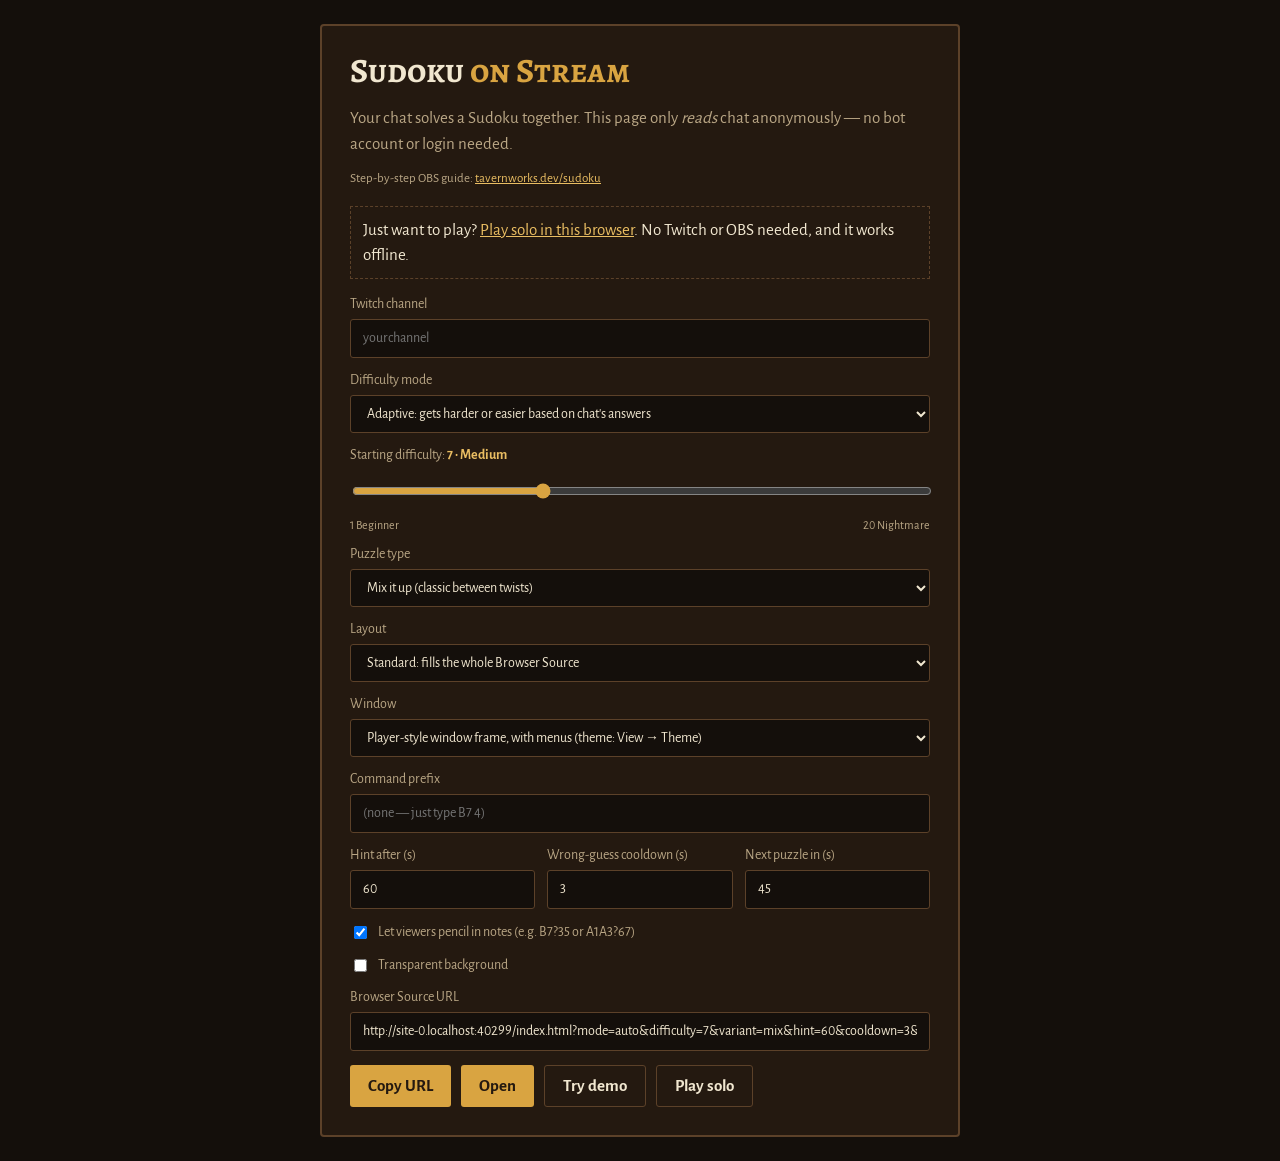
<file: index.html>
<!doctype html>
<html lang="en">
<head>
  <meta charset="utf-8">
  <meta name="viewport" content="width=device-width, initial-scale=1">
  <title>Sudoku on Stream</title>
  <link rel="icon" id="favicon" href="data:,">
  <link rel="stylesheet" href="css/style.css">
</head>
<body>
  <!-- Setup screen: shown when no ?channel= is given -->
  <section id="setup">
    <div class="setup-card">
      <h1>Sudoku <span>on Stream</span></h1>
      <p>Your chat solves a Sudoku together. This page only <em>reads</em> chat anonymously — no bot account or login needed.</p>
      <p class="small">Step-by-step OBS guide: <a href="https://tavernworks.dev/sudoku/" target="_blank" rel="noopener">tavernworks.dev/sudoku</a></p>
      <p class="solo-cta">Just want to play? <a href="?solo=1">Play solo in this browser</a>. No Twitch or OBS needed, and it works offline.</p>
      <form id="setup-form">
        <label>Twitch channel <input name="channel" placeholder="yourchannel" required autocomplete="off"></label>
        <label>Difficulty mode
          <select name="mode">
            <option value="auto">Adaptive: gets harder or easier based on chat's answers</option>
            <option value="fixed">Fixed: always the level below</option>
            <option value="rotate">Cycle: every level in turn, 1 → 20</option>
          </select>
        </label>
        <label><span><span id="setup-level-lbl">Starting difficulty:</span> <b id="setup-level">7 · Medium</b></span>
          <input type="range" name="difficulty" min="1" max="20" step="1" value="7">
          <span class="range-ends"><span>1 Beginner</span><span>20 Nightmare</span></span>
        </label>
        <label>Puzzle type
          <select name="variant">
            <option value="mix">Mix it up (classic between twists)</option>
            <option value="classic">Classic only</option>
            <option value="diagonal">Diagonal: both diagonals have 1–9</option>
            <option value="windoku">Windoku: 4 extra shaded boxes</option>
            <option value="centerdot">Center Dot: box centers have 1–9</option>
            <option value="asterisk">Asterisk: 9 starred cells have 1–9</option>
          </select>
        </label>
        <label>Layout
          <select name="frame">
            <option value="">Standard: fills the whole Browser Source</option>
            <option value="1">GuildScribe theme: fits the Sudoku on Stream scene's window (1464 × 912)</option>
          </select>
        </label>
        <label>Window
          <select name="look">
            <option value="">Player-style window frame, with menus (theme: View → Theme)</option>
            <option value="plain">No window frame</option>
          </select>
        </label>
        <label>Command prefix <input name="prefix" placeholder="(none — just type B7 4)" autocomplete="off"></label>
        <div class="row3">
          <label>Hint after (s) <input name="hint" type="number" min="0" value="60"></label>
          <label>Wrong-guess cooldown (s) <input name="cooldown" type="number" min="0" value="3"></label>
          <label>Next puzzle in (s) <input name="next" type="number" min="3" value="45"></label>
        </div>
        <label class="check"><input type="checkbox" name="notes" value="1" checked> Let viewers pencil in notes (e.g. B7?35 or A1A3?67)</label>
        <label class="check"><input type="checkbox" name="bg" value="transparent"> Transparent background</label>
        <label>Browser Source URL <input id="setup-url" readonly></label>
        <div class="actions">
          <button type="button" id="setup-copy">Copy URL</button>
          <button type="submit">Open</button>
          <button type="button" id="setup-demo" class="ghost">Try demo</button>
          <button type="button" id="setup-solo" class="ghost">Play solo</button>
        </div>
      </form>
    </div>
  </section>

  <!-- Game screen, inside a media-player style window (?window=0 to drop the frame) -->
  <div id="gwin">
  <div class="gw gw-title">
    <svg class="tw-logo" viewBox="0 0 32 32" aria-hidden="true"><defs><linearGradient id="tw-ale" x1="0" x2="1"><stop offset="0" stop-color="#ffc24a"/><stop offset="1" stop-color="#e08700"/></linearGradient></defs><path d="M22.5 13h3a3 3 0 0 1 3 3v5.5a3 3 0 0 1-3 3h-3" fill="none" stroke="#b9772a" stroke-width="3"/><rect x="5" y="9.5" width="18" height="20" rx="2.5" fill="url(#tw-ale)"/><rect x="5" y="9.5" width="18" height="20" rx="2.5" fill="none" stroke="#8a5216" stroke-opacity=".55"/><path d="M9.5 14v11.5M14 14v11.5M18.5 14v11.5" stroke="#ffe6a3" stroke-opacity=".55" stroke-width="1.6" stroke-linecap="round"/><path d="M4.2 12.4c-1.9-.6-2-3.7.4-4.4.2-2.5 3.2-3.6 5-2 1.6-2.4 5.4-2.4 7 0 1.8-1.3 4.6-.5 5.1 1.7 2.4.3 2.8 3.6.5 4.5-.7 1.3-2.5 1.4-3.4.4-1.1 1.2-3.1 1.2-4.1 0-1.1 1-3 1-4 0-1 1-2.9.9-3.7-.3-.9.6-2.1.6-2.8.1z" fill="#fff8e7" stroke="#e9dcc0" stroke-width=".6"/></svg>
    <span class="ttl" id="gw-title">Sudoku on Stream - Tavernworks</span>
    <div class="gw-btns"><span>&#x2014;</span><span>&#x2610;</span><span>&#x2715;</span></div>
  </div>
  <div class="gw gw-menu" id="gw-menubar">
    <div class="menu"><button type="button" class="top"><u>G</u>ame</button><div class="drop">
      <button type="button" data-act="start"><span class="ic">▶</span>Start</button>
      <button type="button" data-act="stop"><span class="ic">■</span>Stop</button>
      <hr>
      <button type="button" data-act="new"><span class="ic">⏭</span>New puzzle now</button>
      <button type="button" data-act="hint"><span class="ic">💡</span>Reveal a hint</button>
      <button type="button" data-act="clearnotes"><span class="ic">✎</span>Clear all notes</button>
      <button type="button" data-act="autohints"><span class="ic"></span>Automatic hints</button>
    </div></div>
    <div class="menu"><button type="button" class="top"><u>P</u>uzzle</button><div class="drop">
      <div class="hd">Type of the next puzzles</div>
      <button type="button" data-act="variant" data-arg="mix"><span class="ic"></span>Mix it up</button>
      <button type="button" data-act="variant" data-arg="classic"><span class="ic"></span>Classic</button>
      <button type="button" data-act="variant" data-arg="diagonal"><span class="ic"></span>Diagonal</button>
      <button type="button" data-act="variant" data-arg="windoku"><span class="ic"></span>Windoku</button>
      <button type="button" data-act="variant" data-arg="centerdot"><span class="ic"></span>Center Dot</button>
      <button type="button" data-act="variant" data-arg="asterisk"><span class="ic"></span>Asterisk</button>
      <hr>
      <div class="hd">Difficulty <span id="gm-level"></span></div>
      <button type="button" data-act="mode" data-arg="auto"><span class="ic"></span>Adaptive: follows how chat answers</button>
      <button type="button" data-act="mode" data-arg="fixed"><span class="ic"></span>Fixed level</button>
      <button type="button" data-act="mode" data-arg="rotate"><span class="ic"></span>Cycle every level 1 → 20</button>
      <button type="button" data-act="harder"><span class="ic">▲</span>Harder</button>
      <button type="button" data-act="easier"><span class="ic">▼</span>Easier</button>
    </div></div>
    <div class="menu"><button type="button" class="top"><u>S</u>cores</button><div class="drop">
      <button type="button" data-act="resetround" data-confirm><span class="ic">⚠</span>Reset this puzzle's scores</button>
      <button type="button" data-act="resetscores" data-confirm><span class="ic">⚠</span>Reset ALL-TIME scores</button>
    </div></div>
    <div class="menu"><button type="button" class="top"><u>C</u>hat</button><div class="drop">
      <button type="button" data-act="testchat"><span class="ic"></span>Type moves as the streamer (test box)</button>
    </div></div>
    <div class="menu"><button type="button" class="top"><u>V</u>iew</button><div class="drop">
      <button type="button" data-act="theme" data-arg="indigo"><span class="ic"></span>Theme: Parchment</button>
      <button type="button" data-act="theme" data-arg="tavernworks"><span class="ic"></span>Theme: Tavernworks</button>
    </div></div>
    <div class="menu"><button type="button" class="top"><u>H</u>elp</button><div class="drop">
      <button type="button" data-act="href" data-arg="https://tavernworks.dev/sudoku/"><span class="ic">?</span>Setup guide</button>
      <button type="button" data-act="control"><span class="ic">🎛</span>Open the control page</button>
      <button type="button" data-act="href" data-arg="https://tavernworks.dev/"><span class="ic">🍺</span>About Tavernworks</button>
    </div></div>
    <div class="gw-tools" role="toolbar" aria-label="Game controls">
      <button type="button" class="ib big" id="gw-play" data-act="playpause" title="Start / Stop"></button>
      <button type="button" class="ib" data-act="stop" title="Stop"><svg viewBox="0 0 24 24" aria-hidden="true"><path d="M5.5 5.5h13v13h-13z"/></svg></button>
      <span class="sep"></span>
      <button type="button" class="ib" data-act="new" title="New puzzle now"><svg viewBox="0 0 24 24" aria-hidden="true"><path d="M4 5v14l10.5-7zM15 5h3.5v14H15z"/></svg></button>
      <button type="button" class="ib" data-act="hint" title="Reveal a hint"><svg viewBox="0 0 24 24" aria-hidden="true"><path d="M12 2.5a6.5 6.5 0 0 0-3.9 11.7c.6.5.9 1.1.9 1.8v.5h6V16c0-.7.3-1.3.9-1.8A6.5 6.5 0 0 0 12 2.5zM9 18h6v1.5a2 2 0 0 1-2 2h-2a2 2 0 0 1-2-2z"/></svg></button>
      <button type="button" class="ib" data-act="clearnotes" title="Clear all notes"><svg viewBox="0 0 24 24" aria-hidden="true"><path d="M15.6 3.6a2 2 0 0 1 2.8 0l2 2a2 2 0 0 1 0 2.8L11.8 17H20v2H8.6l-5-5a2 2 0 0 1 0-2.8zM5 12.6 9.4 17h-.1l-4.3-4.3z"/></svg></button>
      <button type="button" class="ib" data-act="control" title="Open the control page (custom puzzles and more)"><svg viewBox="0 0 24 24" aria-hidden="true"><path d="m12 2.8 2.8 5.8 6.3.9-4.6 4.4 1.1 6.3L12 17.2l-5.6 3 1.1-6.3-4.6-4.4 6.3-.9z"/></svg></button>
    </div>
    <span class="gw-tip">Play in chat: cell then number, like <b id="gw-ex">B7 4</b></span>
  </div>
  <main id="game">
    <div class="board-wrap">
      <div id="board"></div>
    </div>
    <aside class="panel">
      <header>
        <h1>Sudoku <span>on Stream</span></h1>
        <div class="meta">
          <span id="round-no"></span>
          <span id="difficulty"></span>
          <span id="variant" hidden></span>
          <span id="timer">0:00</span>
        </div>
        <div class="progress"><div id="progress-bar"></div></div>
        <div class="meta small"><span id="remaining"></span><span id="hint-in"></span></div>
      </header>

      <section class="how">
        <h2>How to play</h2>
        <p id="rule" class="rule" hidden></p>
        <p>Type a <b>cell</b> then a <b>number</b> in chat:</p>
        <div class="example"><span id="how-prefix"></span>B7 4</div>
        <p class="small">No space needed: <code><span id="how-prefix3"></span>B74</code> works too, and so does <code><span id="how-prefix2"></span>b7=4</code>. Right answer <b>+10</b>, finish a row / column / box <b>+5</b> each, wrong <b>−2</b> and a short timeout.</p>
        <div id="how-notes" class="notes-how">
          <p class="small"><b>Notes:</b> put <b>?</b> after the cell, then the numbers. No points. More than one cell at once: <code><span class="how-prefix-n"></span>A1A3?67</code></p>
          <p id="note-ex" class="note-ex" hidden><code id="note-ex-cmd"></code> <span id="note-ex-what"></span>, like the dashed cell <b id="note-ex-cell"></b>, which always shows what can still go there.</p>
          <p class="small"><code><span class="how-prefix-n"></span>B7?-3</code> rubs out 3 · <code><span class="how-prefix-n"></span>B7?x</code> clears.</p>
        </div>
        <p class="small">Stuck? Type <code>!hint</code> to reveal a cell (<span id="how-hintcd">once a minute</span> for the whole chat).</p>
        <p class="small get-it">Get it for your stream: <b>tavernworks.dev/sudoku</b></p>
      </section>

      <!-- Solo play (?solo=1): number pad and settings, in place of the chat instructions and leaderboards -->
      <section id="solo" hidden>
        <h2>Your move</h2>
        <div id="pad" class="pad"></div>
        <div class="pad-tools">
          <button type="button" id="pad-notes" class="tool" aria-pressed="false">Notes <small>off</small></button>
          <button type="button" id="pad-erase" class="tool">Erase notes</button>
          <button type="button" id="pad-hint" class="tool">Hint</button>
        </div>
        <p class="solo-keys small">Pick a cell, then a number. Keys: <b>1–9</b> place, <b>arrows</b> move, <b>N</b> notes on/off (or hold <b>Shift</b>), <b>Backspace</b> clears notes, <b>H</b> hint, <b>P</b> pause.</p>
        <div class="solo-stats">
          <span>Mistakes <b id="solo-mistakes">0</b></span>
          <span>Hints <b id="solo-hints">0</b></span>
          <span>Best at this level <b id="solo-best">—</b></span>
          <span>Solved <b id="solo-solved">0</b></span>
        </div>
      </section>

      <section id="solo-next" hidden>
        <h2>Next puzzle</h2>
        <div class="solo-pick">
          <label>Level <select id="solo-level"></select></label>
          <label>Type
            <select id="solo-variant">
              <option value="mix">Mix it up</option>
              <option value="classic">Classic</option>
              <option value="diagonal">Diagonal</option>
              <option value="windoku">Windoku</option>
              <option value="centerdot">Center Dot</option>
              <option value="asterisk">Asterisk</option>
            </select>
          </label>
        </div>
        <div class="pad-tools">
          <button type="button" id="solo-new">New puzzle</button>
          <button type="button" id="solo-pause" class="ghost">Pause</button>
        </div>
      </section>

      <section class="lb-round">
        <h2>This puzzle</h2>
        <ol id="round-list" class="lb"></ol>
      </section>

      <section class="lb-all">
        <h2>All-time</h2>
        <ol id="all-list" class="lb"></ol>
      </section>

      <section class="feed-wrap">
        <h2>Live</h2>
        <ul id="feed"></ul>
      </section>

      <footer><span id="status" data-state="connecting">○ connecting…</span><span class="brand">Homebrewed by Stoned Sheamus</span></footer>
      <input id="test-input" placeholder="Test chat: type B7 4 or !sudoku new, then Enter" hidden>
      <form id="try" hidden autocomplete="off">
        <div class="try-row">
          <input id="try-move" placeholder="Your move, like B7 4" aria-label="Your move, like B7 4" maxlength="40" spellcheck="false" autocapitalize="characters">
          <button type="submit">Send</button>
        </div>
        <p id="try-said">Click an empty square to pick it, then add a number and press Send.</p>
      </form>
    </aside>

    <div id="paused-card">
      <div class="pc-title">Paused</div>
      <div class="pc-sub" id="pc-sub">Back in a moment. Hold your answers.</div>
    </div>

    <div id="overlay">
      <div class="ov-card">
        <div class="ov-title">Solved!</div>
        <div class="ov-mvp-lbl">MVP</div>
        <div id="ov-mvp"></div>
        <div id="ov-time"></div>
        <ol id="ov-list" class="lb"></ol>
        <div id="ov-solo"></div>
        <div id="ov-adapt"></div>
        <button type="button" id="ov-again">Next puzzle</button>
        <div class="ov-next">Next puzzle in <b id="ov-next"></b>s</div>
      </div>
    </div>
  </main>
  </div>

  <script src="js/sudoku.js"></script>
  <script src="js/twitch.js"></script>
  <script src="js/game.js"></script>
</body>
</html>
</file>
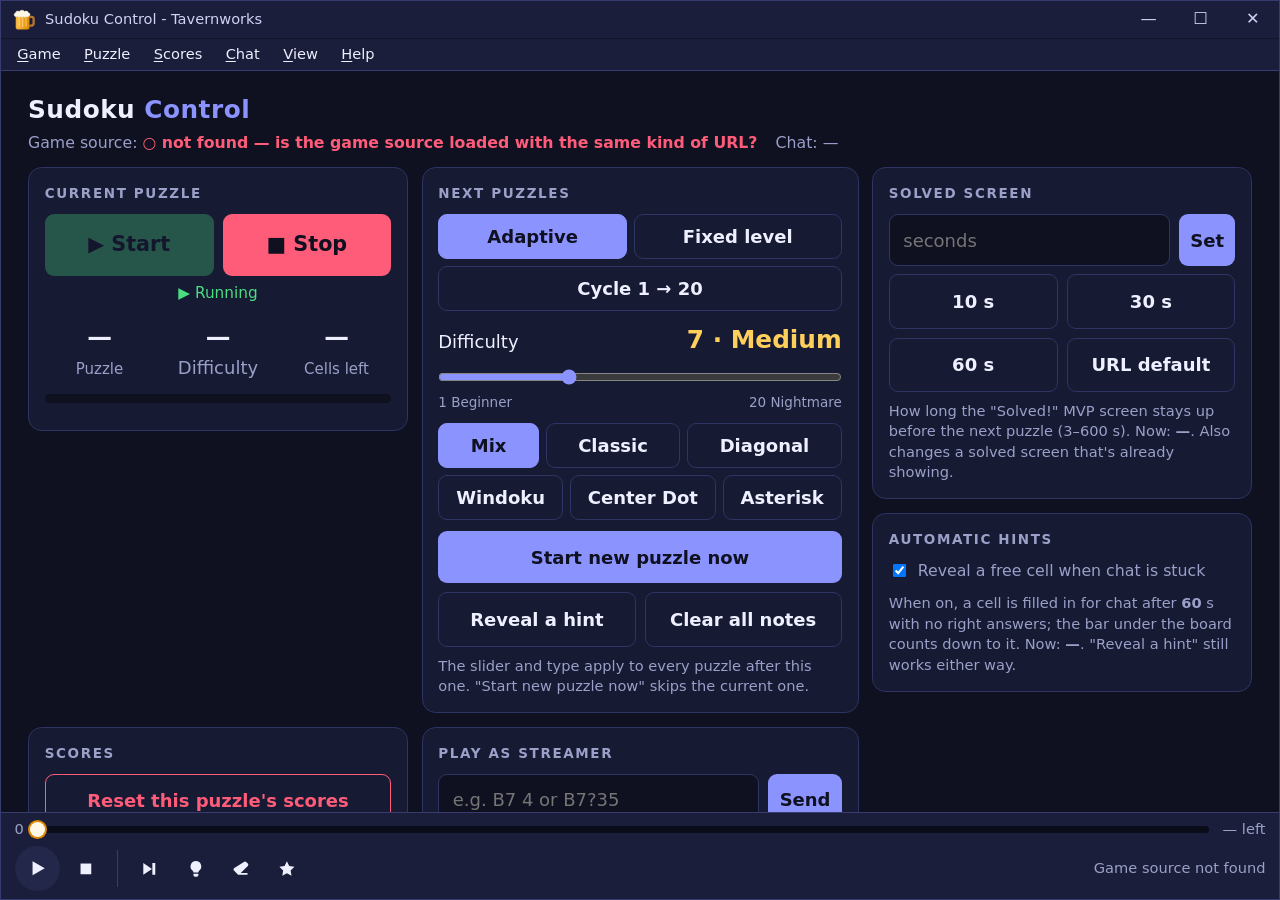
<file: control.html>
<!doctype html>
<html lang="en">
<head>
  <meta charset="utf-8">
  <meta name="viewport" content="width=device-width, initial-scale=1">
  <title>Sudoku Control - Tavernworks</title>
  <link rel="icon" id="favicon" href="data:,">
  <link rel="preconnect" href="https://fonts.googleapis.com">
  <link rel="preconnect" href="https://fonts.gstatic.com" crossorigin>
  <link href="https://fonts.googleapis.com/css2?family=Cinzel:wght@600;800&family=Inter:wght@400;500;600;700&display=swap" rel="stylesheet">
  <script>try { if (localStorage.getItem('numbersonstream.theme') !== 'tavernworks') document.documentElement.dataset.theme = 'indigo'; } catch { document.documentElement.dataset.theme = 'indigo'; }</script>
  <style>
    /* Tavernworks colours by default; View > Theme switches to the original indigo look. */
    :root {
      --bg: #15100c; --panel: #241a13; --line: #3a2a1d; --text: #f1e6d6; --muted: #b9a68f;
      --accent: #e0a84a; --accent2: #f5c873; --good: #7fb069; --bad: #d9663a; --on-accent: #15100c;
      --chrome: #1e1611; --chrome2: #2e2219; --chrome-line: #3a2a1d; --chrome-edge: #0f0b08; --chrome-text: #e6d6bf;
      --well: #0f0b08; --cell-focus: #33251a; --cell-x: #2c2018; --cell-x-focus: #3d2c1f; --grid-line: #4a3727; --box-line: #b9a68f;
      --glow: radial-gradient(ellipse 80% 50% at 50% -10%, rgba(224,168,74,.14), transparent 70%), radial-gradient(ellipse 60% 40% at 50% 110%, rgba(201,87,43,.10), transparent 70%);
      --font: Inter, "Segoe UI", system-ui, -apple-system, Roboto, Arial, sans-serif;
      --display: Cinzel, Georgia, serif;
    }
    :root[data-theme=indigo] {
      --bg: #0f1020; --panel: #171a33; --line: #2e3463; --text: #eef0ff; --muted: #9aa0c8;
      --accent: #8b93ff; --accent2: #ffcf5c; --good: #4ade80; --bad: #ff5c7a; --on-accent: #0f1020;
      --chrome: #1b1e3a; --chrome2: #23274a; --chrome-line: #363c70; --chrome-edge: #12142a; --chrome-text: #cfd3f5;
      --well: #0b0c1a; --cell-focus: #1d2148; --cell-x: #22264a; --cell-x-focus: #2a2f5c; --grid-line: #2e3463; --box-line: #9aa0c8;
      --glow: none;
      --font: "Segoe UI", system-ui, -apple-system, Roboto, Arial, sans-serif;
      --display: var(--font);
    }
    * { box-sizing: border-box; }
    /* Sized for a 1920x1080 OBS source. OBS's default custom CSS sets body { overflow: hidden },
       so the page scrolls inside its own container instead of relying on the body. */
    html { font-size: 16px; }
    @media (min-width: 1280px) { html { font-size: 18px; } }
    @media (min-width: 1600px) { html { font-size: 20px; } }
    html, body { height: 100%; margin: 0; overflow: hidden !important; background: var(--bg); }
    body { color: var(--text); font: 1rem/1.4 var(--font); }
    /* ---- Window frame (title bar, menus, control bar), laid out like a desktop media player ---- */
    .win { height: 100vh; display: flex; flex-direction: column; border: 1px solid var(--chrome-line); background: var(--bg); }
    .titlebar { flex: none; display: flex; align-items: center; height: 2.1rem; background: var(--chrome); user-select: none; border-bottom: 1px solid var(--chrome-edge); }
    .tw-logo { width: 1.35rem; height: 1.35rem; flex: none; margin: 0 0.5rem 0 0.6rem; }
    .titlebar .ttl { flex: 1; min-width: 0; font-size: 0.8125rem; color: var(--chrome-text); white-space: nowrap; overflow: hidden; text-overflow: ellipsis; }
    .winbtns { display: flex; align-self: stretch; }
    .winbtns button { width: 2.9rem; height: 100%; padding: 0; border-radius: 0; background: transparent; color: var(--chrome-text); font-weight: 400; font-size: 0.9rem; line-height: 1; }
    .winbtns button:hover { background: rgba(255,255,255,.08); }
    .winbtns button.x:hover { background: #c42b1c; color: #fff; }
    .winbtns button:active { transform: none; }
    .menubar { flex: none; display: flex; gap: 0.1rem; padding: 0 0.3rem; background: var(--chrome); border-bottom: 1px solid var(--chrome-line); font-size: 0.8125rem; position: relative; z-index: 20; }
    .menu { position: relative; }
    .menu > button { background: transparent; color: var(--text); font-weight: 400; padding: 0.3rem 0.6rem; border-radius: 0.25rem; }
    .menu > button:active { transform: none; }
    .menu > button u { text-decoration: underline; text-underline-offset: 2px; }
    .menu.open > button, .menu > button:hover { background: var(--chrome2); }
    .menu .drop { display: none; position: absolute; top: 100%; left: 0; min-width: 15rem; padding: 0.3rem 0; background: var(--chrome2); border: 1px solid var(--chrome-line); border-radius: 0.375rem; box-shadow: 0 0.5rem 1.5rem rgba(0,0,0,.5); }
    .menu.open .drop { display: block; }
    .drop button { display: flex; width: 100%; white-space: nowrap; justify-content: space-between; gap: 1.5rem; background: transparent; color: var(--text); font-weight: 400; text-align: left; border-radius: 0; padding: 0.4rem 0.9rem 0.4rem 2rem; position: relative; }
    .drop button:hover:not(:disabled) { background: var(--accent); color: var(--on-accent); }
    .drop button:active { transform: none; }
    .drop button .ic { position: absolute; left: 0.6rem; width: 1rem; text-align: center; }
    .drop button kbd { font: inherit; color: var(--muted); }
    .drop button:hover kbd { color: inherit; }
    .drop hr { border: 0; border-top: 1px solid var(--chrome-line); margin: 0.3rem 0; }
    .win { background: var(--glow), var(--bg); }
    .page { flex: 1; min-height: 0; overflow-y: auto; overscroll-behavior: contain; padding: 1.2rem 1.5rem 2rem; }
    .win.rolled .page, .win.rolled .ctrlbar { display: none; }
    .win.rolled { height: auto; }
    .ctrlbar { flex: none; background: var(--chrome); border-top: 1px solid var(--chrome-line); padding: 0.35rem 0.75rem 0.45rem; user-select: none; }
    .seek { display: flex; align-items: center; gap: 0.75rem; font-size: 0.8125rem; color: var(--muted); font-variant-numeric: tabular-nums; }
    .seek .track { flex: 1; height: 0.4rem; background: var(--well); border-radius: 99px; position: relative; }
    .seek .fill { position: absolute; inset: 0 auto 0 0; width: 0; border-radius: 99px; background: linear-gradient(90deg, #e08700, #ffc24a); transition: width .3s; }
    .seek .knob { position: absolute; top: 50%; width: 0.85rem; height: 0.85rem; margin: -0.425rem 0 0 -0.425rem; border-radius: 50%; background: #fff8e7; box-shadow: 0 0 0 2px #e08700; left: 0; transition: left .3s; }
    .transport { display: flex; align-items: center; gap: 0.35rem; margin-top: 0.35rem; }
    .transport button { background: transparent; color: var(--text); padding: 0.35rem 0.55rem; font-size: 1rem; line-height: 1; border-radius: 0.3rem; min-width: 2.2rem; }
    .transport button:hover:not(:disabled) { background: var(--chrome2); }
    .transport button.big { font-size: 1.3rem; background: var(--chrome2); border-radius: 50%; width: 2.5rem; height: 2.5rem; min-width: 0; }
    .transport button.big:hover:not(:disabled) { background: var(--accent); color: var(--on-accent); }
    .transport svg { width: 1.1rem; height: 1.1rem; display: block; margin: auto; fill: currentColor; }
    .transport button.big svg { width: 1.25rem; height: 1.25rem; }
    .transport .sep { width: 1px; align-self: stretch; background: var(--chrome-line); margin: 0.2rem 0.3rem; }
    .transport .now { flex: 1; min-width: 0; text-align: right; font-size: 0.8125rem; color: var(--muted); white-space: nowrap; overflow: hidden; text-overflow: ellipsis; }
    .transport .now b { color: var(--text); font-weight: 600; }
    .card.flash { animation: flash 1.2s ease-out; }
    @keyframes flash { 0%, 30% { box-shadow: 0 0 0 3px var(--accent); } 100% { box-shadow: 0 0 0 0 transparent; } }
    .page::-webkit-scrollbar { width: 0.75rem; }
    .page::-webkit-scrollbar-track { background: var(--bg); }
    .page::-webkit-scrollbar-thumb { background: var(--line); border-radius: 99px; border: 3px solid var(--bg); }
    .page::-webkit-scrollbar-thumb:hover { background: var(--accent); }
    h1 { margin: 0 0 0.25rem; font-size: 1.375rem; font-family: var(--display); letter-spacing: .02em; }
    h1 span { color: var(--accent); }
    h2 { margin: 0 0 0.625rem; font-size: 0.75rem; letter-spacing: .12em; text-transform: uppercase; color: var(--muted); }
    .grid { display: grid; grid-template-columns: repeat(auto-fit, minmax(16.25rem, 1fr)); gap: 0.75rem; margin-top: 0.75rem; }
    .card { background: var(--panel); border: 1px solid var(--line); border-radius: 0.75rem; padding: 0.875rem; }
    .status { display: flex; flex-wrap: wrap; gap: 0.375rem 1rem; font-size: 0.875rem; color: var(--muted); }
    .dot { font-weight: 700; }
    .ok { color: var(--good); } .no { color: var(--bad); }
    .stats { display: grid; grid-template-columns: repeat(3, 1fr); gap: 0.5rem; text-align: center; }
    .stats b { display: block; font-size: 1.375rem; }
    .stats small { color: var(--muted); }
    #diff { text-transform: capitalize; }
    .bar { height: 0.5rem; background: var(--bg); border-radius: 6.1875rem; overflow: hidden; margin: 0.75rem 0 0.25rem; }
    .bar div { height: 100%; width: 0; background: linear-gradient(90deg, var(--accent), var(--accent2)); transition: width .3s; }
    ol { margin: 0.625rem 0 0; padding: 0; list-style: none; display: grid; gap: 0.25rem; font-size: 0.875rem; }
    ol li { display: flex; justify-content: space-between; gap: 0.5rem; background: rgba(255,255,255,.04); border-radius: 0.375rem; padding: 0.25rem 0.5rem; }
    ol li span:first-child { overflow: hidden; text-overflow: ellipsis; white-space: nowrap; font-weight: 600; }
    .btns { display: grid; grid-template-columns: repeat(2, 1fr); gap: 0.5rem; }
    button { font: inherit; font-weight: 700; border: 0; border-radius: 0.5rem; padding: 0.75rem 0.625rem; background: var(--accent); color: var(--on-accent); cursor: pointer; }
    button:active { transform: scale(.97); }
    button.wide { grid-column: 1 / -1; }
    .lvl { display: flex; justify-content: space-between; align-items: baseline; margin-bottom: 0.375rem; }
    .lvl b { font-size: 1.375rem; color: var(--accent2); }
    input[type=range] { width: 100%; padding: 0; accent-color: var(--accent); margin: 0.25rem 0; }
    input[type=range]:disabled { opacity: .4; }
    .ends { display: flex; justify-content: space-between; color: var(--muted); font-size: 0.75rem; margin-bottom: 0.625rem; }
    label.check input { flex: 0 0 auto; }
    label.check { display: flex; gap: 0.5rem; align-items: center; font-size: 0.875rem; color: var(--muted); margin-bottom: 0.625rem; }
    select { width: 100%; font: inherit; color: var(--text); background: var(--bg); border: 1px solid var(--line); border-radius: 0.5rem; padding: 0.625rem 0.75rem; margin-bottom: 0.625rem; }
    #var { font-size: 1rem; }
    .runbar { display: grid; grid-template-columns: 1fr 1fr; gap: 0.5rem; margin-bottom: 0.4rem; }
    .runbar button { font-size: 1.15rem; padding: 0.9rem 0.6rem; }
    button.go { background: var(--good); }
    button.stop { background: var(--bad); }
    .runbar button:disabled { opacity: 0.3; cursor: default; transform: none; }
    .run-state { text-align: center; font-size: 0.85rem; color: var(--muted); margin-bottom: 0.9rem; }
    .run-state.on { color: var(--good); } .run-state.off { color: var(--bad); font-weight: 700; }
    button.ghost { background: transparent; color: var(--text); border: 1px solid var(--line); }
    button.danger { background: transparent; color: var(--bad); border: 1px solid var(--bad); }
    button.danger.armed { background: var(--bad); color: var(--on-accent); }
    form { display: flex; gap: 0.5rem; }
    input { flex: 1; min-width: 0; font: inherit; color: var(--text); background: var(--bg); border: 1px solid var(--line); border-radius: 0.5rem; padding: 0.625rem 0.75rem; }
    .hint { color: var(--muted); font-size: 0.8125rem; margin: 0.5rem 0 0; }
    #log { margin-top: 0.5rem; font-size: 0.8125rem; color: var(--accent2); min-height: 1.4em; }
    /* Custom puzzle builder */
    .card.full { grid-column: 1 / -1; }
    .cp { display: grid; grid-template-columns: minmax(0, 26rem) minmax(0, 1fr); gap: 1.25rem; align-items: start; }
    @media (max-width: 760px) { .cp { grid-template-columns: 1fr; } }
    .cp-board { display: grid; grid-template-columns: repeat(9, 1fr); aspect-ratio: 1; border: 3px solid var(--muted); border-radius: 0.375rem; overflow: hidden; background: var(--grid-line); gap: 1px; }
    .cp-board input { flex: none; width: 100%; height: 100%; min-width: 0; border: 0; border-radius: 0; padding: 0; text-align: center; font-size: 1.5rem; font-weight: 700; color: var(--accent2); background: var(--bg); caret-color: transparent; cursor: pointer; }
    .cp-board input:focus { outline: 2px solid var(--accent); outline-offset: -2px; background: var(--cell-focus); }
    .cp-board input.bx-r { box-shadow: inset -2px 0 0 var(--box-line); } .cp-board input.bx-b { box-shadow: inset 0 -2px 0 var(--box-line); }
    .cp-board input.bx-r.bx-b { box-shadow: inset -2px -2px 0 var(--box-line); }
    .cp-board input.x { background: var(--cell-x); } .cp-board input.x:focus { background: var(--cell-x-focus); }
    .cp-board input.bad { color: var(--on-accent); background: var(--bad); }
    .cp-side { display: grid; gap: 0.625rem; }
    .cp-row { display: grid; grid-template-columns: 1fr; gap: 0.5rem; }
    /* Button rows instead of dropdowns: OBS's Interact window can't open a <select>'s pop-up list. */
    .chips { display: flex; flex-wrap: wrap; gap: 0.375rem; margin-bottom: 0.625rem; }
    .fld .chips { margin: 0; }
    .chips button { flex: 1 1 auto; background: transparent; color: var(--text); border: 1px solid var(--line); padding: 0.5rem 0.7rem; font-weight: 600; }
    .chips button:hover { border-color: var(--accent); }
    .chips button.on { background: var(--accent); color: var(--on-accent); border-color: var(--accent); }
    .fld { display: grid; gap: 0.25rem; font-size: 0.8125rem; color: var(--muted); }
    .fld select { margin: 0; }
    textarea { width: 100%; resize: vertical; font: 0.875rem/1.35 ui-monospace, Consolas, monospace; color: var(--text); background: var(--bg); border: 1px solid var(--line); border-radius: 0.5rem; padding: 0.5rem 0.75rem; word-break: break-all; }
    .cp-result { font-size: 0.9375rem; padding: 0.625rem 0.75rem; border-radius: 0.5rem; background: var(--bg); border: 1px solid var(--line); color: var(--muted); }
    .cp-result.ok { border-color: var(--good); color: var(--text); } .cp-result.ok b { color: var(--good); }
    .cp-result.err { border-color: var(--bad); color: var(--bad); }
    .btns3 { display: grid; grid-template-columns: repeat(3, 1fr); gap: 0.5rem; }
    button:disabled { opacity: 0.35; cursor: default; transform: none; }
    h3 { margin: 0.5rem 0 0; font-size: 0.75rem; letter-spacing: .12em; text-transform: uppercase; color: var(--muted); display: flex; justify-content: space-between; align-items: center; }
    h3 button { font-size: 0.6875rem; padding: 0.25rem 0.5rem; letter-spacing: 0; text-transform: none; }
    .cp-list { margin: 0; }
    .cp-list li { align-items: center; }
    .cp-list .nm { flex: 1; min-width: 0; overflow: hidden; text-overflow: ellipsis; white-space: nowrap; font-weight: 600; }
    .cp-list .meta { color: var(--muted); font-size: 0.8125rem; white-space: nowrap; }
    .cp-list button { padding: 0.25rem 0.5rem; font-size: 0.75rem; }
    .cp-list .empty { color: var(--muted); font-style: italic; }
    @media (min-width: 1100px) {
      .grid { grid-template-columns: 1fr 1.15fr 1fr; grid-template-areas: "cur next scores" "cur next chat"; grid-template-rows: auto 1fr; align-items: start; }
      .grid > :nth-child(1) { grid-area: cur; } .grid > :nth-child(2) { grid-area: next; }
      .grid > :nth-child(3) { grid-area: scores; } .grid > :nth-child(4) { grid-area: chat; }
    }
  </style>
</head>
<body>
<div class="win" id="win">
<div class="titlebar">
  <svg class="tw-logo" viewBox="0 0 32 32" aria-hidden="true"><defs><linearGradient id="tw-ale" x1="0" x2="1"><stop offset="0" stop-color="#ffc24a"/><stop offset="1" stop-color="#e08700"/></linearGradient></defs><path d="M22.5 13h3a3 3 0 0 1 3 3v5.5a3 3 0 0 1-3 3h-3" fill="none" stroke="#b9772a" stroke-width="3"/><rect x="5" y="9.5" width="18" height="20" rx="2.5" fill="url(#tw-ale)"/><rect x="5" y="9.5" width="18" height="20" rx="2.5" fill="none" stroke="#8a5216" stroke-opacity=".55"/><path d="M9.5 14v11.5M14 14v11.5M18.5 14v11.5" stroke="#ffe6a3" stroke-opacity=".55" stroke-width="1.6" stroke-linecap="round"/><path d="M4.2 12.4c-1.9-.6-2-3.7.4-4.4.2-2.5 3.2-3.6 5-2 1.6-2.4 5.4-2.4 7 0 1.8-1.3 4.6-.5 5.1 1.7 2.4.3 2.8 3.6.5 4.5-.7 1.3-2.5 1.4-3.4.4-1.1 1.2-3.1 1.2-4.1 0-1.1 1-3 1-4 0-1 1-2.9.9-3.7-.3-.9.6-2.1.6-2.8.1z" fill="#fff8e7" stroke="#e9dcc0" stroke-width=".6"/></svg>
  <span class="ttl" id="win-title">Sudoku Control - Tavernworks</span>
  <div class="winbtns">
    <button type="button" id="win-min" title="Roll up / down">&#x2014;</button>
    <button type="button" id="win-max" title="Scroll to the top">&#x2610;</button>
    <button type="button" class="x" id="win-close" title="To close, remove or hide this Browser Source in OBS">&#x2715;</button>
  </div>
</div>
<nav class="menubar" id="menubar">
  <div class="menu"><button type="button"><u>G</u>ame</button><div class="drop">
    <button type="button" data-act="start"><span class="ic">▶</span>Start<kbd></kbd></button>
    <button type="button" data-act="stop"><span class="ic">■</span>Stop<kbd></kbd></button>
    <hr>
    <button type="button" data-act="new"><span class="ic">⏭</span>New puzzle now<kbd></kbd></button>
    <button type="button" data-act="hint"><span class="ic">💡</span>Reveal a hint<kbd></kbd></button>
    <button type="button" data-act="clearnotes"><span class="ic">✎</span>Clear all notes<kbd></kbd></button>
    <button type="button" data-act="autohints" id="menu-autohints"><span class="ic">⏲</span>Automatic hints: On<kbd></kbd></button>
  </div></div>
  <div class="menu"><button type="button"><u>P</u>uzzle</button><div class="drop">
    <button type="button" data-go="custom"><span class="ic">★</span>Make a custom puzzle…<kbd></kbd></button>
    <button type="button" data-go="custom" data-focus="#cp-code"><span class="ic">📋</span>Load a puzzle code…<kbd></kbd></button>
    <hr>
    <button type="button" data-go="next-card"><span class="ic">⚙</span>Difficulty &amp; type…<kbd></kbd></button>
    <button type="button" data-go="solved-card"><span class="ic">⏱</span>Solved screen time…<kbd></kbd></button>
  </div></div>
  <div class="menu"><button type="button"><u>S</u>cores</button><div class="drop">
    <button type="button" data-go="cur-card"><span class="ic">🏆</span>This puzzle's top 10<kbd></kbd></button>
    <button type="button" data-go="scores-card"><span class="ic">⚠</span>Reset scores…<kbd></kbd></button>
  </div></div>
  <div class="menu"><button type="button"><u>C</u>hat</button><div class="drop">
    <button type="button" data-go="play-card" data-focus="#chat-text"><span class="ic">💬</span>Play as streamer…<kbd></kbd></button>
  </div></div>
  <div class="menu"><button type="button"><u>V</u>iew</button><div class="drop">
    <button type="button" data-theme-set="indigo"><span class="ic"></span>Theme: Indigo<kbd>default</kbd></button>
    <button type="button" data-theme-set="tavernworks"><span class="ic"></span>Theme: Tavernworks<kbd></kbd></button>
    <hr>
    <button type="button" id="menu-roll"><span class="ic">—</span>Roll up window<kbd></kbd></button>
  </div></div>
  <div class="menu"><button type="button"><u>H</u>elp</button><div class="drop">
    <button type="button" data-href="https://tavernworks.dev/sudoku/"><span class="ic">?</span>Setup guide<kbd>tavernworks.dev/sudoku</kbd></button>
    <button type="button" data-href="https://tavernworks.dev/"><span class="ic">🍺</span>About Tavernworks<kbd></kbd></button>
  </div></div>
</nav>
<div class="page">
  <h1>Sudoku <span>Control</span></h1>
  <div class="status">
    <span>Game source: <span id="game-state" class="dot no">○ not found</span></span>
    <span>Chat: <span id="chat-state">—</span></span>
  </div>

  <div class="grid">
    <section class="card" id="cur-card">
      <h2>Current puzzle</h2>
      <div class="runbar">
        <button id="btn-start" class="go" data-cmd="start">▶ Start</button>
        <button id="btn-stop" class="stop" data-cmd="stop">■ Stop</button>
      </div>
      <div id="run-state" class="run-state">—</div>
      <div class="stats">
        <div><b id="round">—</b><small>Puzzle</small></div>
        <div><b id="diff">—</b><small id="var">Difficulty</small></div>
        <div><b id="left">—</b><small>Cells left</small></div>
      </div>
      <div class="bar"><div id="bar"></div></div>
      <ol id="top"></ol>
    </section>

    <section class="card" id="next-card">
      <h2>Next puzzles</h2>
      <select id="mode">
        <option value="auto">Adaptive: follows how chat answers</option>
        <option value="fixed">Fixed level</option>
        <option value="rotate">Cycle every level 1 → 20</option>
      </select>
      <div class="lvl"><span id="lvl-lbl">Difficulty</span><b id="lvl-out">7 · Medium</b></div>
      <input id="lvl" type="range" min="1" max="20" step="1" value="7">
      <div class="ends"><span>1 Beginner</span><span>20 Nightmare</span></div>
      <select id="variant">
        <option value="mix">Mix it up (classic between twists)</option>
        <option value="classic">Classic only</option>
        <option value="diagonal">Diagonal</option>
        <option value="windoku">Windoku</option>
        <option value="centerdot">Center Dot</option>
        <option value="asterisk">Asterisk</option>
      </select>
      <div class="btns">
        <button class="wide" id="new-now">Start new puzzle now</button>
        <button class="ghost" data-cmd="hint">Reveal a hint</button>
        <button class="ghost" data-cmd="clearnotes">Clear all notes</button>
      </div>
      <p class="hint">The slider and type apply to every puzzle after this one. "Start new puzzle now" skips the current one.</p>
    </section>

    <section class="card" id="solved-card">
      <h2>Solved screen</h2>
      <form id="solved-form">
        <input id="solved-secs" type="number" min="3" max="600" step="1" placeholder="seconds" aria-label="Seconds the solved screen is shown">
        <button>Set</button>
      </form>
      <div class="btns" style="margin-top:8px">
        <button class="ghost" type="button" data-solved="10">10 s</button>
        <button class="ghost" type="button" data-solved="30">30 s</button>
        <button class="ghost" type="button" data-solved="60">60 s</button>
        <button class="ghost" type="button" data-solved="default">URL default</button>
      </div>
      <p class="hint">How long the "Solved!" MVP screen stays up before the next puzzle (3–600 s). Now: <b id="solved-now">—</b>. Also changes a solved screen that's already showing.</p>
    </section>

    <section class="card" id="hints-card">
      <h2>Automatic hints</h2>
      <label class="check"><input type="checkbox" id="autohints" checked> <span>Reveal a free cell when chat is stuck</span></label>
      <p class="hint">When on, a cell is filled in for chat after <b id="autohints-secs">60</b> s with no right answers; the bar under the board counts down to it. Now: <b id="autohints-now">—</b>. "Reveal a hint" still works either way.</p>
    </section>

    <section class="card" id="scores-card">
      <h2>Scores</h2>
      <div class="btns">
        <button class="danger wide" data-cmd="resetround" data-confirm>Reset this puzzle's scores</button>
        <button class="danger wide" data-cmd="resetscores" data-confirm>Reset ALL-TIME scores</button>
      </div>
      <p class="hint">Click once, then click again within 3 seconds to confirm.</p>
    </section>

    <section class="card" id="play-card">
      <h2>Play as streamer</h2>
      <form id="chat-form">
        <input id="chat-text" placeholder="e.g. B7 4 or B7?35" autocomplete="off">
        <button>Send</button>
      </form>
      <p class="hint">Counts as a move from you, without typing in Twitch chat.</p>
    </section>
    <section class="card full" id="custom">
      <h2>Custom puzzle</h2>
      <div class="cp">
        <div>
          <div id="cp-board" class="cp-board" aria-label="Custom puzzle editor"></div>
          <p class="hint">Click a cell and type 1–9. Backspace, 0 or Space clears it. Arrow keys move. You can also paste a whole puzzle code into any cell.</p>
        </div>
        <div class="cp-side">
          <div class="cp-row">
            <label class="fld">Name (optional) <input id="cp-name" maxlength="40" placeholder="e.g. Sunday Special" autocomplete="off"></label>
          </div>
          <div class="fld">Type
              <select id="cp-variant">
                <option value="classic">Classic</option>
                <option value="diagonal">Diagonal</option>
                <option value="windoku">Windoku</option>
                <option value="centerdot">Center Dot</option>
                <option value="asterisk">Asterisk</option>
              </select>
          </div>
          <div id="cp-result" class="cp-result">Type the givens into the grid. It's checked as you go.</div>
          <div class="btns3">
            <button id="cp-now" class="go" disabled title="Replaces the puzzle chat is on now">Play now</button>
            <button id="cp-next" disabled title="Plays after the current puzzle is solved">Play next</button>
            <button id="cp-save" class="ghost" disabled>Save</button>
          </div>
          <label class="fld">Puzzle code: 81 digits, 0 or . for blanks
            <textarea id="cp-code" rows="3" spellcheck="false" placeholder="53..7....6..195....98....6.8...6...34..8.3..17...2...6.6....28....419..5....8..79"></textarea>
          </label>
          <div class="btns3">
            <button class="ghost" id="cp-load">Load code</button>
            <button class="ghost" id="cp-copy">Copy code</button>
            <button class="danger" id="cp-clear">Clear grid</button>
          </div>
          <h3>Up next <button class="ghost" id="cp-clearq" hidden>Clear queue</button></h3>
          <ol id="cp-queue" class="cp-list"></ol>
          <h3>Saved puzzles</h3>
          <ol id="cp-saved" class="cp-list"></ol>
          <p class="hint">"Play now" skips the current puzzle. "Play next" waits until it's solved (several can wait in line). Custom puzzles don't change the adaptive difficulty. Saved puzzles stay in this control page.</p>
        </div>
      </div>
    </section>
  </div>
  <div id="log"></div>

</div>
<footer class="ctrlbar">
  <div class="seek"><span id="cb-filled">0</span><div class="track"><div class="fill" id="cb-fill"></div><div class="knob" id="cb-knob"></div></div><span id="cb-left">— left</span></div>
  <div class="transport">
    <button type="button" class="big" id="cb-play" title="Start / Stop" data-icon="play"></button>
    <button type="button" id="cb-stop" title="Stop" data-icon="stop"></button>
    <span class="sep"></span>
    <button type="button" id="cb-new" title="New puzzle now" data-icon="next"></button>
    <button type="button" id="cb-hint" title="Reveal a hint" data-icon="hint"></button>
    <button type="button" id="cb-notes" title="Clear all notes" data-icon="erase"></button>
    <button type="button" id="cb-custom" title="Custom puzzle" data-icon="star"></button>
    <span class="now" id="cb-now">—</span>
  </div>
</footer>
</div>
  <script src="js/sudoku.js"></script>
  <script>
    const LS_CMD = 'numbersonstream.cmd', LS_CUR = 'numbersonstream.current',
          LS_STATUS = 'numbersonstream.status', LS_HEARTBEAT = 'numbersonstream.heartbeat',
          LS_SETTINGS = 'numbersonstream.settings';
    const LEVEL_NAMES = Sudoku.LEVELS.map((l) => (l ? l.name : ''));
    const VARIANT_NAMES = { classic: 'Classic', diagonal: 'Diagonal', windoku: 'Windoku', centerdot: 'Center Dot', asterisk: 'Asterisk' };
    const $ = (s) => document.querySelector(s);
    const read = (k) => { try { return JSON.parse(localStorage.getItem(k)); } catch { return null; } };
    let bc = null; try { bc = new BroadcastChannel('numbersonstream'); } catch {}

    function send(cmd, arg, label) {
      const c = { id: Math.random().toString(36).slice(2) + Date.now(), cmd, arg: arg || '', t: Date.now() };
      try { localStorage.setItem(LS_CMD, JSON.stringify(c)); } catch {}
      if (bc) bc.postMessage(c);
      $('#log').textContent = `Sent: ${label}`;
      setTimeout(refresh, 300);
    }

    document.querySelectorAll('button[data-cmd]').forEach((b) => {
      let timer = null;
      const original = b.textContent;
      b.addEventListener('click', () => {
        if (b.hasAttribute('data-confirm') && !b.classList.contains('armed')) {
          b.classList.add('armed'); b.textContent = 'Click again to confirm';
          timer = setTimeout(() => { b.classList.remove('armed'); b.textContent = original; }, 3000);
          return;
        }
        clearTimeout(timer); b.classList.remove('armed'); b.textContent = original;
        send(b.dataset.cmd, b.dataset.arg, original);
      });
    });

    // ---- Difficulty slider / variant ----
    const lvl = $('#lvl'), mode = $('#mode'), variant = $('#variant');
    let touched = 0; // don't overwrite the controls right after the streamer changes them
    function showLevel() {
      lvl.disabled = mode.value === 'rotate';
      $('#lvl-lbl').textContent = mode.value === 'auto' ? 'Next puzzle level (adjusts itself)' : 'Difficulty';
      $('#lvl-out').textContent = mode.value === 'rotate' ? 'Cycling 1 → 20' : `${lvl.value} · ${LEVEL_NAMES[lvl.value]}`;
    }
    const levelCmd = () => mode.value === 'rotate' ? 'rotate' : `${mode.value} ${lvl.value}`;
    lvl.addEventListener('input', () => { touched = Date.now(); showLevel(); });
    lvl.addEventListener('change', () => { touched = Date.now(); send('level', levelCmd(), `Difficulty ${lvl.value} for next puzzles`); });
    mode.addEventListener('change', () => { touched = Date.now(); showLevel(); send('level', levelCmd(), mode.selectedOptions[0].text); });
    variant.addEventListener('change', () => { touched = Date.now(); send('variant', variant.value, `Puzzle type: ${variant.selectedOptions[0].text}`); });
    $('#new-now').addEventListener('click', () => {
      const v = variant.value === 'mix' ? '' : variant.value;
      const l = mode.value === 'fixed' ? lvl.value : ''; // adaptive / cycle choose the level themselves
      send('new', `${v} ${l}`.trim(), 'New puzzle');
    });
    function syncSettings() {
      if (Date.now() - touched < 3000) return;
      const st = read(LS_SETTINGS);
      if (!st) return;
      if (st.mode) mode.value = st.mode;
      if (Number.isFinite(+st.level)) lvl.value = st.level;
      if (st.variant) variant.value = st.variant;
      showLevel();
    }

    $('#chat-form').addEventListener('submit', (e) => {
      e.preventDefault();
      const t = $('#chat-text').value.trim();
      if (!t) return;
      send('chat', t, `"${t}"`);
      $('#chat-text').value = '';
    });

    function setSolved(v) {
      send('solvedtime', String(v), v === 'default' ? 'Solved screen: URL default' : `Solved screen: ${v}s`);
    }
    $('#solved-form').addEventListener('submit', (e) => {
      e.preventDefault();
      const n = Math.round(+$('#solved-secs').value);
      if (!$('#solved-secs').value || !Number.isFinite(n) || n < 3 || n > 600) { $('#log').textContent = 'Enter a number of seconds from 3 to 600'; return; }
      setSolved(n);
      $('#solved-secs').value = '';
    });
    document.querySelectorAll('button[data-solved]').forEach((b) => b.addEventListener('click', () => setSolved(b.dataset.solved)));

    // ---- Automatic hints ----
    let hintsTouched = 0;
    function setAutoHints(on) {
      hintsTouched = Date.now();
      $('#autohints').checked = on;
      send('autohints', on ? 'on' : 'off', on ? 'Automatic hints on' : 'Automatic hints off');
    }
    $('#autohints').addEventListener('change', () => setAutoHints($('#autohints').checked));
    function syncAutoHints(cs) {
      if (!cs || !Number.isFinite(cs.urlHintAfter)) return;
      const secs = cs.urlHintAfter > 0 ? cs.urlHintAfter : 60;
      const on = cs.autoHints === undefined ? cs.urlHintAfter > 0 : !!cs.autoHints;
      if (Date.now() - hintsTouched > 3000) $('#autohints').checked = on;
      $('#autohints-secs').textContent = secs;
      $('#autohints-now').textContent = on ? `on, every ${secs}s` : 'off';
      $('#menu-autohints').childNodes[1].textContent = `Automatic hints: ${on ? 'On' : 'Off'}`;
    }

    function refresh() {
      const beat = +localStorage.getItem(LS_HEARTBEAT) || 0;
      const live = Date.now() - beat < 4000;
      const gs = $('#game-state');
      gs.textContent = live ? '● running' : '○ not found — is the game source loaded with the same kind of URL?';
      gs.className = 'dot ' + (live ? 'ok' : 'no');
      syncSettings();
      repaintChips();
      const pz = read('numbersonstream.paused');
      const stopped = !!(pz && pz.paused);
      $('#btn-start').disabled = !stopped;
      $('#btn-stop').disabled = stopped;
      const rs = $('#run-state');
      rs.textContent = stopped ? '■ Stopped: chat is ignored and timers are frozen' : '▶ Running';
      rs.className = 'run-state ' + (stopped ? 'off' : 'on');
      const qs = read(LS_SETTINGS);
      renderQueue(qs && Array.isArray(qs.queue) ? qs.queue : []);
      const st = read(LS_STATUS);
      $('#chat-state').textContent = st ? st.text : '—';
      const cs = read(LS_SETTINGS);
      syncAutoHints(cs);
      if (cs && Number.isFinite(cs.urlNextIn)) {
        const custom = Number.isFinite(cs.nextIn);
        $('#solved-now').textContent = custom ? `${cs.nextIn}s (URL default ${cs.urlNextIn}s)` : `${cs.urlNextIn}s (URL default)`;
      }
      const s = read(LS_CUR);
      frame(stopped, live, s);
      if (!s || !s.grid) return;
      const filled = s.grid.filter(Boolean).length;
      $('#round').textContent = '#' + s.round;
      const level = s.level || Sudoku.toLevel(s.difficulty);
      $('#diff').textContent = `Lv ${level}`;
      $('#var').textContent = `${VARIANT_NAMES[s.variant] || 'Classic'} · ${LEVEL_NAMES[level] || ''}`;
      $('#left').textContent = 81 - filled;
      $('#bar').style.width = (filled / 81 * 100) + '%';
      const top = Object.values(s.scores || {}).sort((a, b) => b.points - a.points).slice(0, 10);
      const ol = $('#top'); ol.replaceChildren();
      for (const p of top) {
        const li = document.createElement('li');
        const n = document.createElement('span'); n.textContent = p.name; n.style.color = p.color;
        const v = document.createElement('span'); v.textContent = p.points + ' pts';
        li.append(n, v); ol.append(li);
      }
      if (!top.length) ol.append(Object.assign(document.createElement('li'), { textContent: 'No points yet' }));
    }
    // ---- Dropdowns as button rows (see .chips) ----
    // The <select> stays as the value holder, so the code that reads and sets it is unchanged.
    const chipPainters = [];
    function chipify(sel, short) {
      sel.hidden = true;
      const row = document.createElement('div');
      row.className = 'chips'; row.setAttribute('role', 'radiogroup');
      const paint = () => row.querySelectorAll('button').forEach((b) => { const on = b.dataset.v === sel.value; b.classList.toggle('on', on); b.setAttribute('aria-checked', on); });
      for (const o of sel.options) {
        const b = document.createElement('button');
        b.type = 'button'; b.setAttribute('role', 'radio'); b.dataset.v = o.value; b.title = o.text;
        b.textContent = (short && short[o.value]) || o.text;
        b.addEventListener('click', () => { if (sel.value !== o.value) { sel.value = o.value; sel.dispatchEvent(new Event('change')); } paint(); });
        row.append(b);
      }
      sel.after(row); paint(); chipPainters.push(paint);
    }
    const repaintChips = () => chipPainters.forEach((f) => f());
    chipify(mode, { auto: 'Adaptive', fixed: 'Fixed level', rotate: 'Cycle 1 → 20' });
    chipify(variant, { mix: 'Mix', classic: 'Classic' });
    chipify($('#cp-variant'));

    // ---- Custom puzzle builder ----
    const LS_LIB = 'numbersonstream.custompuzzles', LS_DRAFT = 'numbersonstream.customdraft';
    const cpBoard = $('#cp-board'), cpVar = $('#cp-variant'), cpName = $('#cp-name'), cpCode = $('#cp-code');
    const cpCells = [];
    let cpGrid = new Array(81).fill(0), cpCheck = null, cpTimer = null;
    const cpLabel = (p) => p.name ? `"${p.name}"` : 'custom puzzle';
    for (let i = 0; i < 81; i++) {
      const r = Math.floor(i / 9), c = i % 9;
      const el = document.createElement('input');
      el.inputMode = 'numeric'; el.autocomplete = 'off'; el.maxLength = 1;
      el.setAttribute('aria-label', `${'ABCDEFGHI'[r]}${c + 1}`);
      if (c === 2 || c === 5) el.classList.add('bx-r');
      if (r === 2 || r === 5) el.classList.add('bx-b');
      el.addEventListener('keydown', (e) => cpKey(e, i));
      el.addEventListener('input', () => { const m = el.value.match(/[1-9]/g); cpSet(i, m ? +m[m.length - 1] : 0); if (m) cpMove(i, 1); });
      el.addEventListener('paste', (e) => {
        const g = Sudoku.parse(e.clipboardData.getData('text'));
        if (!g) return;
        e.preventDefault(); cpLoad(g);
      });
      cpCells.push(el); cpBoard.append(el);
    }
    function cpMove(i, d) { const j = i + d; if (j >= 0 && j < 81) cpCells[j].focus(); }
    function cpKey(e, i) {
      if (e.ctrlKey || e.metaKey || e.altKey) return;
      const k = e.key;
      if (/^[1-9]$/.test(k)) { cpSet(i, +k); cpMove(i, 1); }
      else if (k === 'Backspace') { if (cpGrid[i]) cpSet(i, 0); else { cpMove(i, -1); cpSet(Math.max(0, i - 1), 0); } }
      else if (k === 'Delete' || k === '0' || k === ' ' || k === '.') { cpSet(i, 0); if (k !== 'Delete') cpMove(i, 1); }
      else if (k === 'ArrowLeft') cpMove(i, -1);
      else if (k === 'ArrowRight') cpMove(i, 1);
      else if (k === 'ArrowUp') cpMove(i, -9);
      else if (k === 'ArrowDown') cpMove(i, 9);
      else return;
      e.preventDefault();
    }
    function cpSet(i, v) { cpGrid[i] = v; cpChanged(); }
    function cpLoad(g, variant, name) {
      cpGrid = g.slice();
      if (variant) cpVar.value = variant;
      if (name !== undefined) cpName.value = name;
      cpChanged();
    }
    function cpRender(conflicts = []) {
      const extra = new Set(Sudoku.geometry(cpVar.value).extra.flatMap((u) => u.cells));
      const bad = new Set(conflicts);
      cpCells.forEach((el, i) => {
        el.value = cpGrid[i] || '';
        el.classList.toggle('x', extra.has(i));
        el.classList.toggle('bad', bad.has(i));
      });
    }
    function cpChanged() {
      cpCheck = null;
      cpCode.value = cpGrid.some(Boolean) ? Sudoku.stringify(cpGrid) : '';
      try { localStorage.setItem(LS_DRAFT, JSON.stringify({ grid: Sudoku.stringify(cpGrid), variant: cpVar.value, name: cpName.value })); } catch {}
      cpRender();
      cpButtons();
      repaintChips();
      clearTimeout(cpTimer);
      cpTimer = setTimeout(cpAnalyze, 250);
    }
    function cpAnalyze() {
      const res = $('#cp-result');
      const n = cpGrid.filter(Boolean).length;
      if (!n) { res.className = 'cp-result'; res.textContent = "Type the givens into the grid. It's checked as you go."; cpRender(); return; }
      const a = Sudoku.analyze(cpGrid, cpVar.value);
      cpRender(a.conflicts);
      if (a.ok) {
        cpCheck = a;
        res.className = 'cp-result ok';
        res.innerHTML = '';
        const b = document.createElement('b'); b.textContent = '✓ Ready to play. ';
        res.append(b, `Exactly one solution · ${a.clues} givens · hardest step: ${Sudoku.TECH_NAMES[a.tech]} · about level ${a.level} (${LEVEL_NAMES[a.level]})`);
      } else {
        res.className = 'cp-result err';
        res.textContent = `${a.error} (${n} given${n === 1 ? '' : 's'})`;
      }
      cpButtons();
    }
    function cpButtons() { ['#cp-now', '#cp-next', '#cp-save'].forEach((s) => { $(s).disabled = !cpCheck; }); }
    function cpSend(p, when) {
      send('custom', JSON.stringify({ puzzle: p.puzzle, variant: p.variant, name: p.name, when, id: Math.random().toString(36).slice(2) }),
        when === 'now' ? `Play ${cpLabel(p)} now` : `Queue ${cpLabel(p)}`);
    }
    const cpCurrent = () => ({ puzzle: Sudoku.stringify(cpGrid), variant: cpVar.value, name: cpName.value.trim().slice(0, 40) });
    cpVar.addEventListener('change', cpChanged);
    cpName.addEventListener('input', () => { try { localStorage.setItem(LS_DRAFT, JSON.stringify({ grid: Sudoku.stringify(cpGrid), variant: cpVar.value, name: cpName.value })); } catch {} });
    $('#cp-now').addEventListener('click', () => { if (cpCheck) cpSend(cpCurrent(), 'now'); });
    $('#cp-next').addEventListener('click', () => { if (cpCheck) cpSend(cpCurrent(), 'next'); });
    $('#cp-load').addEventListener('click', () => {
      const g = Sudoku.parse(cpCode.value);
      if (!g) { $('#log').textContent = 'The code needs exactly 81 cells: 1-9, with 0 or . for blanks'; return; }
      cpLoad(g); $('#log').textContent = 'Puzzle code loaded';
    });
    $('#cp-copy').addEventListener('click', () => {
      const t = Sudoku.stringify(cpGrid);
      cpCode.value = t; cpCode.select();
      (navigator.clipboard ? navigator.clipboard.writeText(t) : Promise.reject()).then(
        () => { $('#log').textContent = 'Puzzle code copied'; },
        () => { try { document.execCommand('copy'); $('#log').textContent = 'Puzzle code copied'; } catch { $('#log').textContent = 'Select the code and copy it'; } });
    });
    armConfirm($('#cp-clear'), () => { cpLoad(new Array(81).fill(0), null, ''); $('#log').textContent = 'Grid cleared'; });

    // Saved puzzles live in this page's storage.
    const lib = () => { const l = read(LS_LIB); return Array.isArray(l) ? l : []; };
    function setLib(l) { try { localStorage.setItem(LS_LIB, JSON.stringify(l)); } catch {} renderLib(); }
    $('#cp-save').addEventListener('click', () => {
      if (!cpCheck) return;
      const p = { ...cpCurrent(), level: cpCheck.level, saved: Date.now() };
      const l = lib().filter((x) => !(x.puzzle === p.puzzle && x.variant === p.variant));
      setLib([p, ...l]);
      $('#log').textContent = `Saved ${cpLabel(p)}`;
    });
    function smallBtn(text, cls, fn) { const b = document.createElement('button'); b.type = 'button'; b.className = cls; b.textContent = text; b.addEventListener('click', fn); return b; }
    function armConfirm(b, fn) {
      let timer = null; const original = b.textContent;
      b.addEventListener('click', () => {
        if (!b.classList.contains('armed')) { b.classList.add('armed'); b.textContent = 'Sure?'; timer = setTimeout(() => { b.classList.remove('armed'); b.textContent = original; }, 3000); return; }
        clearTimeout(timer); b.classList.remove('armed'); b.textContent = original; fn();
      });
      return b;
    }
    function listItem(name, meta, buttons) {
      const li = document.createElement('li');
      const n = document.createElement('span'); n.className = 'nm'; n.textContent = name;
      const m = document.createElement('span'); m.className = 'meta'; m.textContent = meta;
      li.append(n, m, ...buttons);
      return li;
    }
    const metaOf = (p) => `${VARIANT_NAMES[p.variant] || 'Classic'}${p.level ? ` · ~Lv ${p.level}` : ''}`;
    function renderLib() {
      const ol = $('#cp-saved'); ol.replaceChildren();
      for (const p of lib()) {
        ol.append(listItem(p.name || 'Untitled', metaOf(p), [
          smallBtn('Play now', '', () => cpSend(p, 'now')),
          smallBtn('Next', 'ghost', () => cpSend(p, 'next')),
          smallBtn('Edit', 'ghost', () => { const g = Sudoku.parse(p.puzzle); if (g) { cpLoad(g, p.variant, p.name || ''); cpCells[0].focus(); } }),
          armConfirm(smallBtn('✕', 'danger', () => {}), () => setLib(lib().filter((x) => !(x.puzzle === p.puzzle && x.variant === p.variant)))),
        ]));
      }
      if (!ol.children.length) ol.append(Object.assign(document.createElement('li'), { className: 'empty', textContent: 'Nothing saved yet' }));
    }
    let queueSig = null;
    function renderQueue(q) {
      const sig = JSON.stringify(q);
      if (sig === queueSig) return;
      queueSig = sig;
      const ol = $('#cp-queue'); ol.replaceChildren();
      q.forEach((p, k) => ol.append(listItem(`${k + 1}. ${p.name || 'Custom puzzle'}`, VARIANT_NAMES[p.variant] || 'Classic', [
        smallBtn('✕', 'ghost', () => send('unqueue', p.id, `Removed ${cpLabel(p)} from the queue`)),
      ])));
      if (!q.length) ol.append(Object.assign(document.createElement('li'), { className: 'empty', textContent: 'No custom puzzles waiting. Generated puzzles carry on as normal.' }));
      $('#cp-clearq').hidden = q.length < 2;
    }
    $('#cp-clearq').addEventListener('click', () => send('clearqueue', '', 'Cleared the custom puzzle queue'));

    const draft = read(LS_DRAFT);
    if (draft && Sudoku.parse(draft.grid)) cpLoad(Sudoku.parse(draft.grid), Sudoku.VARIANTS[draft.variant] ? draft.variant : 'classic', draft.name || '');
    else cpChanged();
    renderLib();

    // ---- Window frame ----
    const ICONS = {
      play: '<path d="M7 4.5v15l13-7.5z"/>',
      pause: '<path d="M6 4h4.5v16H6zM13.5 4H18v16h-4.5z"/>',
      stop: '<path d="M5.5 5.5h13v13h-13z"/>',
      next: '<path d="M4 5v14l10.5-7zM15 5h3.5v14H15z"/>',
      hint: '<path d="M12 2.5a6.5 6.5 0 0 0-3.9 11.7c.6.5.9 1.1.9 1.8v.5h6V16c0-.7.3-1.3.9-1.8A6.5 6.5 0 0 0 12 2.5zM9 18h6v1.5a2 2 0 0 1-2 2h-2a2 2 0 0 1-2-2z"/>',
      erase: '<path d="M15.6 3.6a2 2 0 0 1 2.8 0l2 2a2 2 0 0 1 0 2.8L11.8 17H20v2H8.6l-5-5a2 2 0 0 1 0-2.8zM5 12.6 9.4 17h-.1l-4.3-4.3z"/>',
      star: '<path d="m12 2.8 2.8 5.8 6.3.9-4.6 4.4 1.1 6.3L12 17.2l-5.6 3 1.1-6.3-4.6-4.4 6.3-.9z"/>',
    };
    const icon = (name) => `<svg viewBox="0 0 24 24" aria-hidden="true">${ICONS[name]}</svg>`;
    document.querySelectorAll('[data-icon]').forEach((b) => { b.innerHTML = icon(b.dataset.icon); });
    $('#favicon').href = 'data:image/svg+xml,' + encodeURIComponent($('.tw-logo').outerHTML.replace('<svg', '<svg xmlns="http://www.w3.org/2000/svg"'));
    const win = $('#win'), menubar = $('#menubar');
    $('#win-min').addEventListener('click', () => win.classList.toggle('rolled'));
    $('#win-max').addEventListener('click', () => { win.classList.remove('rolled'); $('.page').scrollTo({ top: 0, behavior: 'smooth' }); });
    $('#win-close').addEventListener('click', () => { $('#log').textContent = 'To close the control page, hide or remove its Browser Source in OBS.'; });
    function closeMenus() { menubar.querySelectorAll('.menu.open').forEach((m) => m.classList.remove('open')); }
    menubar.querySelectorAll('.menu').forEach((m) => {
      const top = m.querySelector(':scope > button');
      top.addEventListener('click', (e) => { e.stopPropagation(); const was = m.classList.contains('open'); closeMenus(); if (!was) m.classList.add('open'); });
      top.addEventListener('mouseenter', () => { if (menubar.querySelector('.menu.open') && !m.classList.contains('open')) { closeMenus(); m.classList.add('open'); } });
    });
    document.addEventListener('click', closeMenus);
    document.addEventListener('keydown', (e) => {
      if (e.key === 'Escape') closeMenus();
      if (e.altKey && !e.ctrlKey) {
        const m = [...menubar.querySelectorAll('.menu')].find((x) => x.querySelector('u').textContent.toLowerCase() === e.key.toLowerCase());
        if (m) { e.preventDefault(); closeMenus(); m.classList.add('open'); }
      }
    });
    function goTo(id, focus) {
      const el = document.getElementById(id);
      if (!el) return;
      win.classList.remove('rolled');
      el.scrollIntoView({ behavior: 'smooth', block: 'start' });
      el.classList.remove('flash'); void el.offsetWidth; el.classList.add('flash');
      if (focus) setTimeout(() => $(focus).focus({ preventScroll: true }), 350);
    }
    const ACTS = {
      start: () => send('start', '', '▶ Start'), stop: () => send('stop', '', '■ Stop'),
      new: () => $('#new-now').click(), hint: () => send('hint', '', 'Reveal a hint'), clearnotes: () => send('clearnotes', '', 'Clear all notes'),
      autohints: () => setAutoHints(!$('#autohints').checked),
    };
    // The theme is shared with the game source: changing it here (or in the game's View menu) changes both.
    function setTheme(t, save = true) {
      t = t === 'tavernworks' ? 'tavernworks' : 'indigo';
      if (t === 'indigo') document.documentElement.dataset.theme = 'indigo'; else delete document.documentElement.dataset.theme;
      if (save) try { localStorage.setItem('numbersonstream.theme', t); } catch {}
      if (save && bc) bc.postMessage({ theme: t });
      menubar.querySelectorAll('[data-theme-set]').forEach((b) => { b.querySelector('.ic').textContent = b.dataset.themeSet === t ? '✓' : ''; });
    }
    setTheme(document.documentElement.dataset.theme === 'indigo' ? 'indigo' : 'tavernworks', false);
    window.addEventListener('storage', (e) => { if (e.key === 'numbersonstream.theme') setTheme(e.newValue, false); });
    $('#menu-roll').addEventListener('click', () => win.classList.toggle('rolled'));
    menubar.querySelectorAll('.drop button').forEach((b) => b.addEventListener('click', () => {
      closeMenus();
      if (b.dataset.themeSet) setTheme(b.dataset.themeSet);
      else if (b.dataset.act) ACTS[b.dataset.act]();
      else if (b.dataset.go) goTo(b.dataset.go, b.dataset.focus);
      else if (b.dataset.href) window.open(b.dataset.href, '_blank', 'noopener');
    }));
    $('#cb-play').addEventListener('click', () => ($('#btn-start').disabled ? ACTS.stop : ACTS.start)());
    $('#cb-stop').addEventListener('click', ACTS.stop);
    $('#cb-new').addEventListener('click', ACTS.new);
    $('#cb-hint').addEventListener('click', ACTS.hint);
    $('#cb-notes').addEventListener('click', ACTS.clearnotes);
    $('#cb-custom').addEventListener('click', () => goTo('custom'));
    function frame(stopped, live, s) {
      const playing = live && !stopped;
      const want = playing ? 'pause' : 'play';
      if ($('#cb-play').dataset.icon !== want) { $('#cb-play').dataset.icon = want; $('#cb-play').innerHTML = icon(want); }
      $('#cb-play').title = playing ? 'Stop' : 'Start';
      $('#cb-stop').disabled = stopped;
      menubar.querySelector('[data-act=start]').disabled = !stopped;
      menubar.querySelector('[data-act=stop]').disabled = stopped;
      if (!s || !s.grid) { $('#win-title').textContent = 'Sudoku Control - Tavernworks'; $('#cb-now').textContent = live ? 'Waiting for a puzzle' : 'Game source not found'; return; }
      const filled = s.grid.filter(Boolean).length, pct = (filled / 81 * 100) + '%';
      $('#cb-fill').style.width = pct; $('#cb-knob').style.left = pct;
      $('#cb-filled').textContent = `${filled}/81`;
      $('#cb-left').textContent = `${81 - filled} left`;
      const level = s.level || Sudoku.toLevel(s.difficulty);
      const what = s.custom ? `★ ${s.custom.name || 'Custom puzzle'}` : `${VARIANT_NAMES[s.variant] || 'Classic'} · Lv ${level} ${LEVEL_NAMES[level] || ''}`;
      $('#win-title').textContent = `Puzzle #${s.round} - ${s.custom ? (s.custom.name || 'Custom puzzle') : `Lv ${level}`} - Sudoku Control - Tavernworks`;
      const nowEl = $('#cb-now'); nowEl.replaceChildren();
      const b = document.createElement('b'); b.textContent = `Puzzle #${s.round}`;
      nowEl.append(stopped ? '■ Stopped · ' : live ? '▶ Live · ' : '○ Game not found · ', b, ` · ${what}`);
    }

    setInterval(refresh, 1000);
    refresh();
  </script>
</body>
</html>
</file>
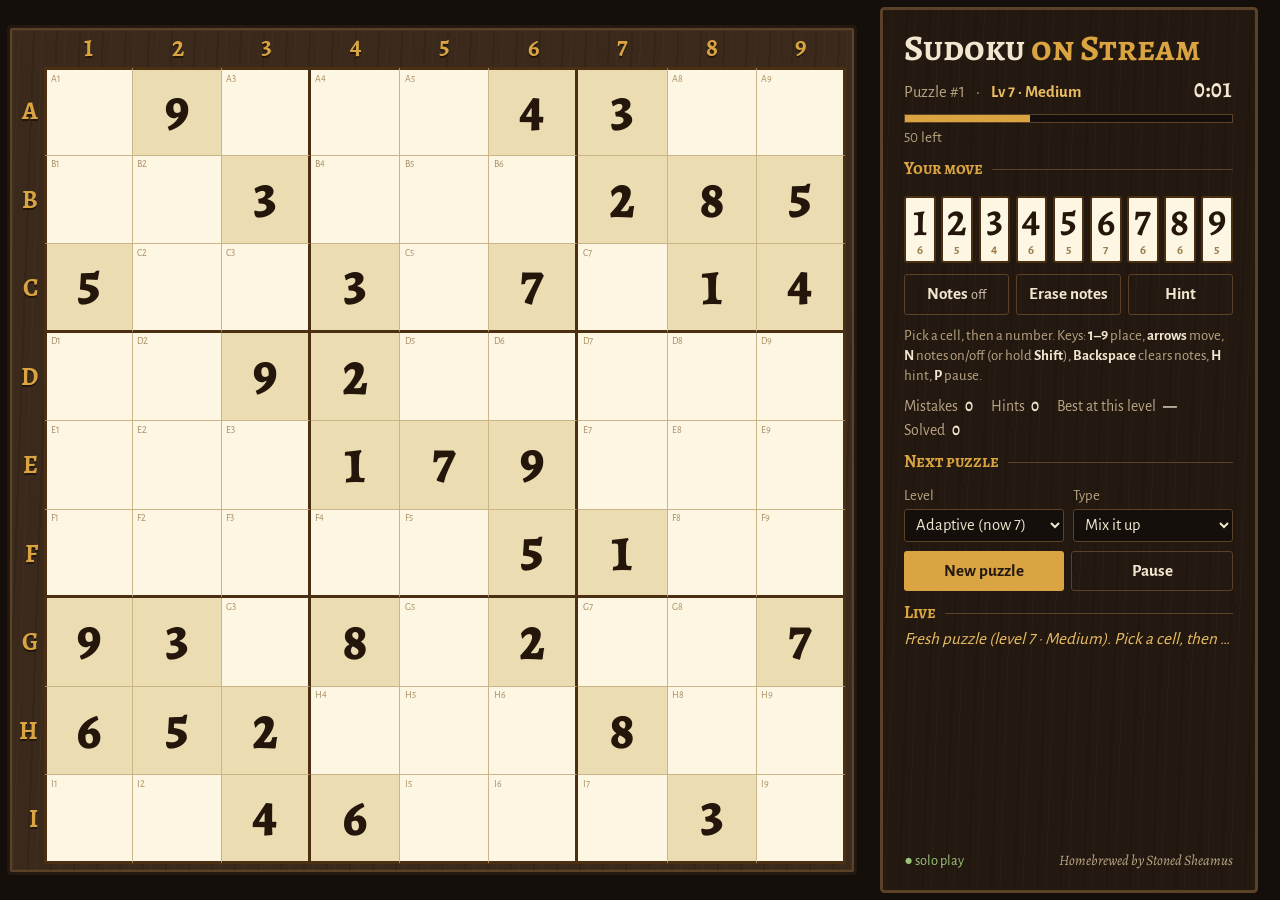
<file: Play Sudoku.html>
<!doctype html>
<html lang="en">
<head>
  <meta charset="utf-8">
  <meta name="viewport" content="width=device-width, initial-scale=1">
  <title>Sudoku</title>
  <!-- Opens the game in solo mode: just you, in this browser. No Twitch, no OBS, no internet. -->
  <meta http-equiv="refresh" content="0; url=index.html?solo=1">
  <script>location.replace('index.html?solo=1');</script>
</head>
<body style="background:#140f0b;color:#f1e7d0;font-family:Georgia,serif;padding:24px">
  <p><a href="index.html?solo=1" style="color:#e9bd62">Open Sudoku</a></p>
</body>
</html>
</file>
<file: css/style.css>
/* Tavern look: a cream parchment board in an oak frame, ledger-style scores on a dark oak panel.
   Fonts are bundled in css/fonts (Alegreya family, SIL OFL) so it works offline from file://. */
@font-face { font-family: "Alegreya"; src: url("fonts/alegreya-latin-700-normal.woff2") format("woff2"); font-weight: 700; font-style: normal; font-display: block; }
@font-face { font-family: "Alegreya"; src: url("fonts/alegreya-latin-800-normal.woff2") format("woff2"); font-weight: 800; font-style: normal; font-display: block; }
@font-face { font-family: "Alegreya"; src: url("fonts/alegreya-latin-400-italic.woff2") format("woff2"); font-weight: 400; font-style: italic; font-display: block; }
@font-face { font-family: "Alegreya SC"; src: url("fonts/alegreya-sc-latin-700-normal.woff2") format("woff2"); font-weight: 700; font-style: normal; font-display: block; }
@font-face { font-family: "Alegreya Sans"; src: url("fonts/alegreya-sans-latin-400-normal.woff2") format("woff2"); font-weight: 400; font-style: normal; font-display: block; }
@font-face { font-family: "Alegreya Sans"; src: url("fonts/alegreya-sans-latin-700-normal.woff2") format("woff2"); font-weight: 700; font-style: normal; font-display: block; }

:root {
  /* room and wood */
  --room: #140f0b;
  --oak: #3b2a1c;
  --oak-dark: #241910;
  --oak-edge: #5c4129;
  --bg: #140f0b;
  --bg2: #241910;
  --panel: #241910;
  --line: #5c4129;
  --line-strong: #d9a441;
  --text: #f1e7d0;
  --muted: #b9a685;
  --given: #2b1a0a;
  --accent: #d9a441; /* brass */
  --accent2: #e9bd62; /* lighter brass */
  --good: #9cc47a;
  --bad: #e0705a;
  --cell: #fffaf0;
  --cell-empty: #fdf6e3;
  /* Board: light parchment with dark ink for maximum number contrast. */
  --b-empty: #fdf6e3;
  --b-given-bg: #ecdcb2;
  --b-given: #24160a;
  --b-claimed-bg: #fffaf0;
  --b-line: #ccb489;
  --b-line-strong: #4a2f12;
  --b-coord: #9a7d4f;
  --b-note: #6b4419;
  --b-hint: #7a6040;
  --b-mark: #b26a12;

  --serif: "Alegreya", Georgia, "Times New Roman", serif;
  --caps: "Alegreya SC", "Alegreya", Georgia, serif;
  --font: "Alegreya Sans", "Trebuchet MS", Verdana, sans-serif;
  /* oak grain */
  --grain: repeating-linear-gradient(92deg, rgba(0, 0, 0, 0.13) 0 2px, transparent 2px 9px, rgba(255, 255, 255, 0.025) 9px 10px, transparent 10px 23px);
}

* { box-sizing: border-box; }
html, body { margin: 0; height: 100%; }
body {
  background-color: var(--room);
  color: var(--text);
  font-family: var(--font);
  font-variant-numeric: lining-nums;
  overflow: hidden;
}
body.transparent { background: transparent; }

/* ---------- Setup ---------- */
#setup { display: none; min-height: 100%; padding: 24px 16px; overflow: auto; }
body.setup-mode { overflow: auto; }
body.setup-mode #setup { display: grid; place-items: center; }
body.setup-mode #game { display: none; }
.setup-card { width: min(640px, 100%); background: var(--panel); border: 2px solid var(--line); border-radius: 4px; padding: 28px; font-size: 17px; }
.setup-card p { color: var(--muted); line-height: 1.5; }
.setup-card p.small { font-size: 13px; margin-top: -4px; }
.setup-card a { color: var(--accent2); }
#setup-form { display: grid; gap: 14px; }
#setup-form label { display: grid; gap: 6px; font-size: 14px; color: var(--muted); }
#setup-form label.check { display: flex; align-items: center; gap: 8px; }
#setup-form label b { color: var(--accent2); }
#setup-form input[type=range] { width: 100%; padding: 0; accent-color: var(--accent); }
#setup-form input[type=range]:disabled { opacity: 0.4; }
.range-ends { display: flex; justify-content: space-between; font-size: 12px; }
#setup-form input:not([type=checkbox]), #setup-form select {
  font: inherit; color: var(--text); background: var(--bg); border: 1px solid var(--line); border-radius: 3px; padding: 10px 12px; width: 100%;
}
.row3 { display: grid; grid-template-columns: repeat(3, 1fr); gap: 12px; }
@media (max-width: 560px) { .row3 { grid-template-columns: 1fr; } }
.actions { display: flex; gap: 10px; flex-wrap: wrap; }
button { font: inherit; font-weight: 700; border: 0; border-radius: 3px; padding: 10px 18px; background: var(--accent); color: var(--oak-dark); cursor: pointer; }
button.ghost { background: transparent; color: var(--text); border: 1px solid var(--line); }

/* ---------- Game layout ---------- */
#game { display: flex; height: 100vh; padding: 0.8vh 2.5vh 0.8vh 0.8vh; gap: 2.5vh; }
/* The oak frame; row and column letters sit on the wood. */
.board-wrap {
  flex: 0 0 auto; height: 98.4vh; aspect-ratio: 1; display: grid; place-items: center;
  background-color: var(--oak); background-image: var(--grain);
  border: 0.35vh solid var(--oak-dark); border-radius: 0.5vh;
  box-shadow: inset 0 0 0 0.25vh var(--oak-edge);
  padding: 0.3vh 1vh 1vh 0.3vh;
}
#board {
  width: 100%; height: 100%;
  display: grid;
  grid-template-columns: 0.35fr repeat(9, 1fr);
  grid-template-rows: 0.35fr repeat(9, 1fr);
  gap: 0;
}
.lbl { display: grid; place-items: center; color: var(--accent); font-family: var(--caps); font-weight: 700; font-size: 2.9vh; text-shadow: 0 0.2vh 0 rgba(0, 0, 0, 0.45); }
.lbl.col { align-items: end; padding-bottom: 0.3vh; }
.lbl.row { justify-items: end; padding-right: 0.7vh; }

.cell {
  position: relative;
  display: grid; place-items: center;
  background: var(--b-claimed-bg);
  border-right: 1px solid var(--b-line);
  border-bottom: 1px solid var(--b-line);
  transition: background 0.3s;
}
/* outer frame */
#board > .cell:nth-child(10n + 2) { border-left: 3px solid var(--b-line-strong); }
#board > .cell:nth-child(n + 12):nth-child(-n + 20) { border-top: 3px solid var(--b-line-strong); }
#board > .cell:nth-child(10n) { border-right: 3px solid var(--b-line-strong); }
#board > .cell:nth-child(n + 92) { border-bottom: 3px solid var(--b-line-strong); }
.cell.br { border-right: 3px solid var(--b-line-strong); }
.cell.bb { border-bottom: 3px solid var(--b-line-strong); }

.cell.empty { background: var(--b-empty); }
.cell .num { font-family: var(--serif); font-size: 6.2vh; font-weight: 700; line-height: 1; font-variant-numeric: lining-nums tabular-nums; }
.cell .num { color: var(--b-given); }
.cell.given .num { color: var(--b-given); font-weight: 800; }
.cell.given { background: var(--b-given-bg); }
.cell.hint .num { color: var(--b-hint); font-style: italic; }
.cell .who {
  position: absolute; bottom: 0.35vh; left: 0; right: 0; text-align: center;
  font-size: 1.3vh; font-weight: 700; white-space: nowrap; overflow: hidden; text-overflow: ellipsis; padding: 0 0.3vh;
}
.cell .coord { position: absolute; top: 0.3vh; left: 0.5vh; font-size: 1.15vh; color: var(--b-coord); opacity: 0; }
.cell.empty .coord { opacity: 0.85; }

.cell.pop .num { animation: pop 0.35s ease-out; }
@keyframes pop { 0% { transform: scale(0.6); opacity: 0; } 100% { transform: scale(1); opacity: 1; } }
.cell.wrong { animation: shake 0.45s; background: #f3c9b8; }
.cell.wrong .num { color: #a3271a !important; text-decoration: line-through; text-decoration-thickness: 0.4vh; }
@keyframes shake { 0%, 100% { transform: none; } 20%, 60% { transform: translateX(-0.6vh); } 40%, 80% { transform: translateX(0.6vh); } }
.cell.unit { animation: unit 1.1s ease-out; }
@keyframes unit { 0% { background: #f2cf86; } }

/* Pencil-mark notes: a 3x3 mini grid, digit d sits in position d. */
.cell .notes {
  position: absolute; inset: 1.5vh 0.5vh 0.5vh; display: none;
  grid-template-columns: repeat(3, 1fr); grid-template-rows: repeat(3, 1fr);
  place-items: center; pointer-events: none;
}
.cell.has-notes .notes { display: grid; }
.cell.wrong .notes { display: none; }
.cell .notes span { font-size: 2vh; font-weight: 700; line-height: 1; color: var(--b-note); visibility: hidden; }
.cell .notes span.on { visibility: visible; }
.cell.noted .notes { animation: noted 0.6s ease-out; }
@keyframes noted { 0% { opacity: 0.2; transform: scale(0.85); } 100% { opacity: 1; transform: none; } }
.how .notes-how { margin-top: 0.8vh; }
.how p.get-it { margin-top: 1vh; padding-top: 0.8vh; border-top: 1px dashed rgba(185, 166, 133, 0.3); }
.how .note-ex { color: var(--text); font-size: 1.8vh; }
.how .note-ex code { font-size: 2.4vh; font-weight: 700; color: var(--b-given); background: var(--b-empty); border: 1px solid var(--b-line); padding: 0 0.8vh; font-family: var(--serif); }
/* The always-on notes example cell. */
.cell.example { outline: 0.35vh dashed var(--b-mark); outline-offset: -0.55vh; }
.cell.example .notes span { color: var(--b-mark); }
.cell.example .coord { color: var(--b-mark); font-weight: 700; }

/* Variant regions: a tint that works on given, empty and claimed cells. */
.cell.x-diag, .cell.x-win, .cell.x-dot, .cell.x-star { box-shadow: inset 0 0 0 100vh rgba(255, 186, 40, 0.22); }
.cell.x-dot::after, .cell.x-star::after {
  position: absolute; top: 0.25vh; right: 0.6vh; font-size: 1.6vh; line-height: 1; color: var(--b-mark);
}
.cell.x-dot::after { content: "●"; }
.cell.x-star::after { content: "★"; }

/* ---------- Panel ---------- */
.panel {
  flex: 1 1 auto; min-width: 0;
  display: flex; flex-direction: column; gap: 1.3vh;
  background-color: var(--panel); background-image: var(--grain);
  border: 0.35vh solid var(--oak-edge); border-radius: 0.5vh; padding: 2.2vh 2.4vh;
  font-size: 1.85vh; line-height: 1.22; overflow: hidden;
}
h1 { margin: 0; font-family: var(--caps); font-weight: 700; font-size: 4vh; line-height: 1; }
h1 span { color: var(--accent); }
.setup-card h1 { font-size: 34px; }
h2 { display: flex; align-items: center; gap: 1vh; margin: 0 0 0.6vh; font-family: var(--caps); font-weight: 700; font-size: 1.9vh; color: var(--accent); }
h2::after { content: ""; flex: 1; border-top: 0.2vh solid var(--line); }
.meta { display: flex; gap: 1.2vh; align-items: baseline; margin-top: 1vh; color: var(--muted); }
.meta.small { font-size: 1.7vh; justify-content: space-between; margin-top: 0.6vh; }
#timer { margin-left: auto; font-family: var(--serif); font-size: 2.6vh; font-variant-numeric: lining-nums tabular-nums; color: var(--text); font-weight: 700; }
#difficulty { text-transform: capitalize; font-weight: 700; color: var(--text); }
#difficulty::before, #variant::before { content: "·"; margin-right: 1.2vh; color: var(--muted); font-weight: 400; }
#difficulty[data-level=easy] { color: var(--good); }
#difficulty[data-level=medium] { color: var(--accent2); }
#difficulty[data-level=hard] { color: var(--bad); }
#difficulty[data-level=expert] { color: #d08fd0; }
#difficulty[data-level=custom] { color: var(--accent2); text-transform: none; }
#variant { font-weight: 700; font-style: italic; color: var(--accent2); }
.how p.rule { color: var(--accent2); font-weight: 700; font-style: italic; border-bottom: 1px dashed rgba(233, 189, 98, 0.45); padding-bottom: 0.6vh; margin-bottom: 1vh; }
.progress { height: 1vh; background: var(--room); border: 1px solid var(--line); overflow: hidden; margin-top: 1.2vh; }
#progress-bar { height: 100%; width: 0; background: var(--accent); transition: width 0.25s linear, background 0.6s; }
#progress-bar.snap { transition: none; }
/* Hint countdown: drains from full to empty, warming up as the next hint gets close. */
#progress-bar[data-level=ok] { background: var(--accent); }
#progress-bar[data-level=low] { background: var(--accent2); }
#progress-bar[data-level=urgent] { background: var(--bad); animation: hintpulse 0.8s ease-in-out infinite; }
#progress-bar[data-level=low] { background: #d9822b; }
@keyframes hintpulse { 50% { opacity: 0.55; } }

.how p { margin: 0.4vh 0; color: var(--muted); line-height: 1.3; }
.how p b { color: var(--text); }
.small { font-size: 1.65vh; }
.example { font-size: 3vh; font-weight: 700; color: var(--b-given); background: var(--b-empty); border: 0.3vh solid var(--b-line-strong); padding: 0.1vh 1.4vh; display: inline-block; margin: 0.4vh 0; font-family: var(--serif); word-spacing: 0.35em; }
code { font-family: var(--serif); font-weight: 700; color: var(--accent2); }

/* Scores read like a tavern ledger. */
.lb { list-style: none; margin: 0; padding: 0; display: grid; gap: 0; }
.lb li { display: flex; gap: 1vh; align-items: baseline; padding: 0.05vh 0.2vh; border-bottom: 1px dashed rgba(185, 166, 133, 0.25); }
.lb .rk { width: 2.6vh; color: var(--muted); font-family: var(--serif); font-weight: 700; }
.lb .nm { font-weight: 700; flex: 1; min-width: 0; overflow: hidden; text-overflow: ellipsis; white-space: nowrap; }
.lb .dt { font-family: var(--serif); font-weight: 700; font-variant-numeric: lining-nums tabular-nums; color: var(--text); }
.lb li:first-child .rk { color: var(--accent2); }
.lb .empty-li { color: var(--muted); justify-content: center; font-style: italic; border-bottom: 0; }

.feed-wrap { flex: 1 1 0; min-height: 8vh; overflow: hidden; }
.panel > section, .panel > header, .panel > footer, #test-input, #try { flex-shrink: 0; }
#feed { list-style: none; margin: 0; padding: 0; display: grid; gap: 0.3vh; font-size: 1.9vh; color: var(--muted); }
#feed li span { color: var(--text); }
#feed li { animation: slidein 0.3s ease-out; white-space: nowrap; overflow: hidden; text-overflow: ellipsis; }
#feed li.good em { color: var(--good); font-style: normal; font-weight: 700; }
#feed li.bad span { color: var(--bad); }
#feed li.bad em { color: var(--bad); font-style: normal; }
#feed li.system, #feed li.system span { color: var(--accent2); font-style: italic; }
#feed small { color: var(--accent2); }
@keyframes slidein { from { transform: translateY(0.8vh); opacity: 0; } to { transform: none; opacity: 1; } }

footer { display: flex; justify-content: space-between; gap: 1vh; font-size: 1.6vh; color: var(--muted); }
footer .brand { font-family: var(--serif); font-style: italic; font-weight: 400; }
#status[data-state=connected], #status[data-state=demo] { color: var(--good); }
#status[data-state=disconnected] { color: var(--bad); }
#test-input { font: inherit; font-size: 1.8vh; padding: 1vh; border-radius: 3px; border: 1px solid var(--line); background: var(--bg); color: var(--text); }

/* ---------- Round-end overlay ---------- */
#overlay { position: fixed; inset: 0; display: none; place-items: center; background: rgba(12, 9, 6, 0.8); }
#overlay.show { display: grid; animation: fade 0.4s; }
@keyframes fade { from { opacity: 0; } }
.ov-card { background-color: var(--panel); background-image: var(--grain); border: 0.4vh solid var(--oak-edge); outline: 0.4vh solid var(--oak-dark); border-radius: 0.5vh; padding: 4vh 6vh; text-align: center; min-width: 54vh; }
.ov-title { font-family: var(--caps); font-size: 8vh; font-weight: 700; line-height: 1; color: var(--accent); }
.ov-mvp-lbl { margin-top: 2vh; color: var(--muted); font-family: var(--caps); font-weight: 700; font-size: 2.2vh; }
#ov-mvp { font-family: var(--serif); font-size: 5.4vh; font-weight: 700; }
#ov-time { color: var(--muted); margin: 1vh 0 2vh; font-size: 2vh; }
#ov-list { text-align: left; font-size: 2.4vh; }
#ov-adapt { margin-top: 2.4vh; font-size: 2.2vh; font-weight: 700; color: var(--text); }
#ov-adapt[data-dir="1"] { color: var(--good); }
#ov-adapt[data-dir="-1"] { color: var(--bad); }
.ov-next { margin-top: 1.2vh; color: var(--muted); font-size: 2vh; }
.ov-next b { color: var(--text); font-family: var(--serif); }

/* ---------- Stopped ---------- */
#paused-card { position: fixed; inset: 0; display: none; place-content: center; text-align: center; gap: 1vh; background: rgba(12, 9, 6, 0.85); z-index: 10; }
body.paused #paused-card { display: grid; animation: fade 0.3s; }
.pc-icon { font-size: 10vh; line-height: 1; color: var(--accent); }
.pc-title { font-family: var(--caps); font-size: 8vh; font-weight: 700; color: var(--accent); }
.pc-sub { font-size: 2.6vh; color: var(--muted); }

/* ---------- Framed: fills the torn window of GuildScribe's "Sudoku on Stream" theme scene ----------
   Wood-desk background, a cream parchment board and dark-glass panel like the theme's goldboard card.
   The padding keeps everything clear of the theme's torn edge, which overlaps the window by up to ~28 px. */
body.framed {
  --f-pad: 3.9vh;
  --f-head: "Cinzel", Georgia, serif;
  --text: #f6ead2;
  --muted: #c8ab82;
  --accent: #e6a56e;
  --accent2: #f2c46a;
  --line: #5e4128;
  --bg: #120c07;
  --bg2: #1d140c;
  --panel: rgba(21, 16, 11, 0.86);
  --b-empty: #fdf6e3;
  --b-given-bg: #ecdcb2;
  --b-given: #2b1a0a;
  --b-claimed-bg: #fffaf0;
  --b-line: #ccb489;
  --b-line-strong: #5a3a16;
  --b-coord: #a08355;
  --b-note: #6b4419;
  --b-hint: #7a6040;
  --b-mark: #b26a12;
  background:
    radial-gradient(ellipse at 28% 18%, rgba(255, 214, 150, 0.10), transparent 60%),
    repeating-linear-gradient(97deg, transparent 0 34px, rgba(0, 0, 0, 0.10) 34px 35px, transparent 35px 71px),
    linear-gradient(160deg, #3b2716 0%, #24180d 55%, #170f08 100%);
}
body.framed.transparent { background: transparent; }
.framed #game { padding: var(--f-pad); gap: var(--f-pad); }
.framed .board-wrap { height: calc(100vh - 2 * var(--f-pad)); background: none; border: 0; box-shadow: none; padding: 0; }
.framed .lbl { color: var(--accent2); font-family: var(--f-head); text-shadow: 0 0.2vh 0.4vh #000; }
.framed .cell.unit { animation-name: unit-framed; }
@keyframes unit-framed { 0% { background: #f7c96a; } }
.framed .panel {
  font-size: 1.8vh; gap: 1.3vh; padding: 2vh 2.2vh;
  border: 1px solid rgba(230, 165, 110, 0.5);
  border-radius: 1vh;
  box-shadow: inset 0 0 0 0.5vh rgba(0, 0, 0, 0.18), inset 0 0 0 0.6vh rgba(230, 165, 110, 0.18), 0 0.8vh 2.4vh rgba(0, 0, 0, 0.45);
}
.framed h1 { font-family: var(--f-head); font-weight: 700; letter-spacing: 0.04em; color: var(--accent2); font-size: 3.3vh; }
.framed h1 span { color: var(--text); }
.framed h2 { font-family: var(--f-head); font-weight: 700; color: var(--accent); letter-spacing: 0.14em; font-size: 1.6vh; }
.framed .example { font-size: 3.2vh; }
.framed .example { border: 1px solid rgba(242, 196, 106, 0.35); }
.framed #overlay { background: rgba(14, 9, 4, 0.72); }
.framed .ov-card { background: var(--bg2); border-color: var(--accent2); }
.framed .ov-title, .framed .pc-title, .framed #ov-mvp { font-family: var(--f-head); }
.framed #paused-card { background: rgba(14, 9, 4, 0.8); }
/* Room for the Live feed: all-time shows its top 3 here (this puzzle keeps 5). */
.framed #all-list li:nth-child(n + 4) { display: none; }
.framed .feed-wrap { min-height: 12vh; }

/* ---------- Solo play (?solo=1): one player with a keyboard, mouse or touchscreen ----------
   Everything here is scoped to body.solo, so the stream overlay is unchanged.
   --bs is the board's size; the board's text is sized from it so the board scales on any screen. */
#ov-solo, #ov-again { display: none; }
.setup-card p.solo-cta { color: var(--text); border: 1px dashed var(--line); padding: 10px 12px; }

body.solo { --bs: min(98.4vh, calc(100vw - 430px)); }
.solo #game { align-items: center; }
.solo .board-wrap {
  height: var(--bs); width: var(--bs); align-self: center;
  padding: calc(var(--bs) * 0.003) calc(var(--bs) * 0.01) calc(var(--bs) * 0.01) calc(var(--bs) * 0.003);
}
.solo .panel { align-self: stretch; }
.solo .how, .solo .lb-round, .solo .lb-all { display: none; }
.solo .lbl { font-size: calc(var(--bs) * 0.0295); }
.solo .cell { cursor: pointer; touch-action: manipulation; -webkit-tap-highlight-color: transparent; user-select: none; -webkit-user-select: none; }
.solo .cell .num { position: relative; font-size: calc(var(--bs) * 0.063); }
.solo .cell .coord { font-size: calc(var(--bs) * 0.0117); top: calc(var(--bs) * 0.003); left: calc(var(--bs) * 0.005); }
.solo .cell .notes { inset: calc(var(--bs) * 0.014) calc(var(--bs) * 0.004) calc(var(--bs) * 0.004); }
.solo .cell .notes span { font-size: calc(var(--bs) * 0.022); }
.solo .cell.claimed .who { display: none; }
.solo .cell.hint .who { font-size: calc(var(--bs) * 0.0132); bottom: calc(var(--bs) * 0.003); color: var(--b-hint); }
.solo .cell.x-dot::after, .solo .cell.x-star::after { font-size: calc(var(--bs) * 0.016); }
/* Selection: the cell, its row / column / box (and variant region), and every copy of its number. */
.solo .cell::before { content: ""; position: absolute; inset: 0; pointer-events: none; }
.solo .cell.peer::before { background: rgba(178, 106, 18, 0.10); }
.solo .cell.same::before { background: rgba(217, 164, 65, 0.42); }
.solo .cell.sel::before { background: rgba(217, 164, 65, 0.30); box-shadow: inset 0 0 0 calc(var(--bs) * 0.004) var(--b-mark); }
@media (hover: hover) { .solo .cell.empty:not(.sel):hover::before { background: rgba(178, 106, 18, 0.16); } }

/* Number pad and tools */
#solo { display: grid; gap: 1.2vh; }
#solo[hidden], #solo-next[hidden] { display: none; }
.pad { display: grid; grid-template-columns: repeat(9, 1fr); gap: 0.6vh; }
.pad-d {
  display: grid; place-items: center; gap: 0; padding: 0.6vh 0 0.4vh; min-width: 0;
  background: var(--b-empty); color: var(--b-given); border: 0.25vh solid var(--b-line-strong); border-radius: 3px;
  font-family: var(--serif); font-size: 4.4vh; font-weight: 700; line-height: 1; touch-action: manipulation; -webkit-tap-highlight-color: transparent;
}
.pad-d small { font-family: var(--font); font-size: 1.4vh; font-weight: 700; color: var(--b-coord); margin-top: 0.2vh; }
.pad-d.done { opacity: 0.45; }
@media (hover: hover) { .pad-d:hover { background: #fff3d2; } }
.pad-d:active { transform: scale(0.96); }
.pad.notes-on .pad-d { color: var(--b-note); font-size: 3.4vh; font-weight: 400; font-style: italic; }
.pad.notes-on .pad-d.noted { background: #f2cf86; }
.pad-tools { display: flex; gap: 0.8vh; flex-wrap: wrap; }
.pad-tools button { flex: 1 1 0; font-size: 1.9vh; padding: 1vh 1.2vh; touch-action: manipulation; -webkit-tap-highlight-color: transparent; }
button.tool { background: transparent; color: var(--text); border: 1px solid var(--line); }
button.tool.on { background: var(--accent); color: var(--oak-dark); border-color: var(--accent); }
button.tool small { font-weight: 400; opacity: 0.85; }
.solo-keys { margin: 0; color: var(--muted); line-height: 1.35; }
.solo-keys b { color: var(--text); }
.solo-stats { display: flex; flex-wrap: wrap; gap: 0.4vh 2vh; color: var(--muted); font-size: 1.75vh; }
.solo-stats b { color: var(--text); font-family: var(--serif); margin-left: 0.4vh; }
#solo-next { display: grid; gap: 1vh; }
.solo-pick { display: grid; grid-template-columns: 1fr 1fr; gap: 1vh; }
.solo-pick label { display: grid; gap: 0.4vh; color: var(--muted); font-size: 1.65vh; }
.solo-pick select { font: inherit; font-size: 1.85vh; color: var(--text); background: var(--room); border: 1px solid var(--line); border-radius: 3px; padding: 0.7vh 0.8vh; min-width: 0; }
.solo .feed-wrap { min-height: 6vh; }
#status[data-state=solo] { color: var(--good); }

/* Solved screen: no MVP or countdown, a button instead. */
.solo .ov-mvp-lbl, .solo #ov-mvp, .solo #ov-list, .solo .ov-next { display: none; }
.solo #ov-time { font-size: 2.6vh; color: var(--text); margin: 2vh 0 0.6vh; }
.solo #ov-solo { display: block; font-size: 2.2vh; color: var(--muted); }
.solo #ov-again { display: inline-block; margin-top: 2.6vh; font-size: 2.4vh; padding: 1.2vh 3vh; }
.solo #paused-card { cursor: pointer; }

/* Phones, tablets held upright and narrow windows: board on top, pad right under it. */
@media (max-aspect-ratio: 1/1), (max-width: 760px) {
  body.solo { --bs: min(calc(100vw - 16px), calc(100vh - 250px)); overflow: auto; }
  body.solo #game { flex-direction: column; height: auto; min-height: 100vh; padding: 8px; gap: 10px; }
  body.solo .panel { width: min(100%, 640px); align-self: center; overflow: visible; font-size: 15px; gap: 12px; padding: 14px; }
  body.solo #solo { order: -1; gap: 10px; }
  body.solo .pad { gap: 4px; }
  body.solo .pad-d { font-size: 26px; padding: 6px 0 4px; border-width: 2px; }
  body.solo .pad-d small { font-size: 11px; }
  body.solo .pad.notes-on .pad-d { font-size: 21px; }
  body.solo .pad-tools { gap: 6px; }
  body.solo .pad-tools button { font-size: 15px; padding: 10px 8px; }
  body.solo h1 { font-size: 26px; }
  body.solo h2 { font-size: 15px; margin-bottom: 4px; }
  body.solo .meta { font-size: 15px; gap: 10px; }
  body.solo .meta.small { font-size: 13px; }
  body.solo #timer { font-size: 20px; }
  body.solo .progress { height: 6px; }
  body.solo .solo-keys, body.solo .solo-stats, body.solo footer { font-size: 13px; }
  body.solo .solo-pick label { font-size: 13px; }
  body.solo .solo-pick select { font-size: 15px; padding: 8px; }
  body.solo #feed { font-size: 14px; }
  body.solo .feed-wrap { max-height: 160px; }
  body.solo .ov-card { min-width: 0; width: calc(100vw - 32px); max-width: 480px; padding: 24px; }
  body.solo .ov-title, body.solo .pc-title { font-size: 48px; }
  body.solo #ov-time { font-size: 18px; }
  body.solo #ov-solo, body.solo #ov-adapt, body.solo .pc-sub { font-size: 15px; }
  body.solo #ov-again { font-size: 18px; padding: 12px 24px; }
}
@media (hover: none) { .solo-keys { display: none !important; } }


/* ---------- Window chrome colours, and the optional Tavernworks theme (View > Theme) ---------- */
:root {
  --chrome: #241910; --chrome2: #3b2a1c; --chrome-line: #5c4129; --chrome-edge: #140f0b; --chrome-text: #e6d6bf; --well: #140f0b;
  --head: var(--caps);
}
body.tw {
  --bg: #15100c;
  --bg2: #1e1611;
  --panel: rgba(36, 26, 19, 0.94);
  --line: #3a2a1d;
  --line-strong: #e0a84a;
  --text: #f1e6d6;
  --muted: #b9a68f;
  --accent: #e0a84a;
  --accent2: #f5c873;
  --good: #7fb069;
  --bad: #e0704a;
  --b-empty: #fdf6e3;
  --b-given-bg: #ecdcb2;
  --b-given: #2b1a0a;
  --b-claimed-bg: #fffaf0;
  --b-line: #ccb489;
  --b-line-strong: #5a3a16;
  --b-coord: #a08355;
  --b-note: #6b4419;
  --b-hint: #7a6040;
  --b-mark: #b26a12;
  --chrome: #1e1611; --chrome2: #2e2219; --chrome-line: #3a2a1d; --chrome-edge: #0f0b08; --chrome-text: #e6d6bf; --well: #0f0b08;
  background:
    radial-gradient(ellipse 80% 50% at 50% -10%, rgba(224, 168, 74, 0.14), transparent 70%),
    radial-gradient(ellipse 60% 40% at 50% 110%, rgba(201, 87, 43, 0.10), transparent 70%),
    var(--bg);
}
body.tw.transparent { background: transparent; }
.tw h1 { font-family: var(--head); font-weight: 700; letter-spacing: 0.02em; }
.tw h1 span { color: var(--accent); }
.tw .ov-title, .tw .pc-title, .tw #ov-mvp { font-family: var(--head); }
.tw .lbl { color: var(--accent2); }
.tw .cell.unit { animation-name: unit-framed; }
.tw #overlay { background: rgba(14, 9, 4, 0.74); }
.tw #paused-card { background: rgba(14, 9, 4, 0.8); }
.tw .ov-card { border-color: var(--accent2); }
.tw .setup-card a { color: var(--accent2); }
.tw button { color: var(--bg); }
.tw button.ghost { color: var(--text); }

/* ---------- Window frame (default; ?window=0 turns it off) ----------
   A desktop media-player style window around the game, matching the control page. */
#gwin > .gw { display: none; }
#gwin { display: contents; }
body.windowed #gwin { display: flex; flex-direction: column; height: 100vh; border: 1px solid var(--chrome-line); }
body.windowed #gwin > .gw { display: flex; }
body.windowed #game { flex: 1 1 auto; min-height: 0; height: auto; position: relative; padding: 0.8vh 2vh 0.8vh 0.8vh; }
body.windowed .board-wrap { height: 100%; }
body.windowed #overlay, body.windowed #paused-card { position: absolute; }
.gw { user-select: none; flex: none; align-items: center; background: var(--chrome); color: var(--chrome-text); font-family: var(--font); }
.gw-title { height: 3.6vh; border-bottom: 1px solid var(--chrome-edge); font-size: 1.55vh; }
.gw-title .tw-logo { width: 2.5vh; height: 2.5vh; margin: 0 1vh 0 1.1vh; flex: none; }
.gw-title .ttl { flex: 1; min-width: 0; white-space: nowrap; overflow: hidden; text-overflow: ellipsis; }
.gw-btns { display: flex; align-self: stretch; }
.gw-btns span { width: 5.4vh; display: grid; place-items: center; font-size: 1.6vh; }
.gw-menu { height: 3.2vh; padding: 0 0.6vh; gap: 0.4vh; font-size: 1.55vh; border-bottom: 1px solid var(--chrome-line); color: var(--text); }
.gw-menu > span { padding: 0.3vh 1.1vh; }
.gw-menu u { text-underline-offset: 0.25vh; }
.gw-menu .gw-tip { margin-left: auto; color: var(--muted); }
.gw-menu .gw-tip b { color: var(--accent2); font-family: ui-monospace, Consolas, monospace; font-size: 1.7vh; }
/* Transport buttons live on the menu bar, after the menus. */
.gw-tools { display: flex; align-items: center; gap: 0.3vh; margin-left: 1.2vh; padding-left: 1.2vh; border-left: 1px solid var(--chrome-line); align-self: stretch; }
.gw-tools .ib { width: 3.4vh; height: 3vh; display: grid; place-items: center; color: var(--text); opacity: 0.85; border-radius: 0.5vh; }
.gw-tools .ib:hover:not(:disabled) { background: var(--chrome2); opacity: 1; }
.gw-tools .ib:disabled { opacity: 0.35; cursor: default; }
.gw-tools .ib.big { color: var(--accent2); opacity: 1; }
.gw-tools svg { width: 1.9vh; height: 1.9vh; fill: currentColor; }
.gw-tools .sep { width: 1px; align-self: stretch; background: var(--chrome-line); margin: 0.6vh 0.6vh; }
body.windowed.transparent #gwin { border-color: transparent; }
/* The window takes ~11% of the height, so the side panel tightens up to keep the Live feed. */
body.windowed .panel { font-size: 1.7vh; gap: 1.1vh; padding: 1.8vh 2.2vh; }
body.windowed h1 { font-size: 3.5vh; }
body.windowed .example { font-size: 3.1vh; }
body.windowed .how .note-ex { font-size: 1.65vh; }
body.windowed .how .note-ex code { font-size: 2.1vh; }
body.windowed #all-list li:nth-child(n + 4) { display: none; }
body.windowed .feed-wrap { min-height: 10vh; }

/* ---------- Working menus and player buttons in the game window (same as the control page) ---------- */
.gw-menu { position: relative; z-index: 30; }
.gw .menu { position: relative; }
.gw button { font: inherit; font-weight: 400; color: inherit; background: transparent; border: 0; border-radius: 0.4vh; padding: 0; cursor: pointer; }
.gw-menu .top { color: var(--text); padding: 0.3vh 1.1vh; }
.gw-menu .menu.open > .top, .gw-menu .top:hover { background: var(--chrome2); }
.gw-menu .drop { display: none; position: absolute; top: 100%; left: 0; min-width: 30vh; padding: 0.5vh 0; background: var(--chrome2); border: 1px solid var(--chrome-line); border-radius: 0.6vh; box-shadow: 0 1vh 3vh rgba(0, 0, 0, 0.5); }
.gw-menu .menu.open .drop { display: block; }
.gw-menu .drop button { display: block; width: 100%; text-align: left; white-space: nowrap; color: var(--text); border-radius: 0; padding: 0.6vh 1.6vh 0.6vh 3.6vh; position: relative; }
.gw-menu .drop button:hover:not(:disabled) { background: var(--accent); color: var(--bg); }
.gw-menu .drop button:disabled { opacity: 0.4; cursor: default; }
.gw-menu .drop button.armed { background: var(--bad); color: var(--bg); }
.gw-menu .drop .ic { position: absolute; left: 1.1vh; width: 1.8vh; text-align: center; }
.gw-menu .drop hr { border: 0; border-top: 1px solid var(--chrome-line); margin: 0.5vh 0; }
.gw-menu .drop .hd { padding: 0.5vh 1.6vh 0.2vh; font-size: 1.25vh; text-transform: uppercase; letter-spacing: 0.1em; color: var(--muted); }
.gw-tools .ib.big:hover { background: var(--accent); color: var(--bg); }

/* ---------- The stream page on a phone or any narrow window ----------
   OBS always draws it at 1920 x 1080, so this only shows when someone opens the page
   (or the demo) on a phone: the board fills the width and the panel stacks under it. */
@media (max-aspect-ratio: 1/1), (max-width: 760px) {
  body.stream { --bs: min(calc(100vw - 16px), 640px); overflow: auto; }
  body.stream #gwin > .gw { display: none; }
  body.stream #gwin { border: 0; height: auto; }
  body.stream #game { flex-direction: column; align-items: center; height: auto; min-height: 0; padding: 8px; gap: 10px; }
  body.stream .board-wrap {
    height: var(--bs); width: var(--bs); flex: none;
    padding: calc(var(--bs) * 0.003) calc(var(--bs) * 0.01) calc(var(--bs) * 0.01) calc(var(--bs) * 0.003);
  }
  body.stream .lbl { font-size: calc(var(--bs) * 0.0295); }
  body.stream .cell .num { font-size: calc(var(--bs) * 0.063); }
  body.stream .cell .coord { font-size: calc(var(--bs) * 0.0117); top: calc(var(--bs) * 0.003); left: calc(var(--bs) * 0.005); }
  body.stream .cell .notes { inset: calc(var(--bs) * 0.014) calc(var(--bs) * 0.004) calc(var(--bs) * 0.004); }
  body.stream .cell .notes span { font-size: calc(var(--bs) * 0.022); }
  body.stream .cell .who { font-size: max(8px, calc(var(--bs) * 0.02)); bottom: calc(var(--bs) * 0.002); padding: 0 1px; }
  body.stream .cell.x-dot::after, body.stream .cell.x-star::after { font-size: calc(var(--bs) * 0.016); }
  body.stream .cell.wrong .num { text-decoration-thickness: 2px; }
  body.stream .panel { width: min(100%, 640px); flex: none; overflow: visible; font-size: 15px; gap: 12px; padding: 14px; }
  body.stream h1 { font-size: 26px; }
  body.stream h2 { font-size: 15px; margin-bottom: 4px; }
  body.stream .meta { font-size: 15px; gap: 10px; }
  body.stream .meta.small { font-size: 13px; }
  body.stream #timer { font-size: 20px; }
  body.stream .progress { height: 6px; }
  body.stream .how, body.stream .how p, body.stream footer { font-size: 14px; }
  body.stream .example { font-size: 24px; }
  body.stream .how .note-ex { font-size: 13px; }
  body.stream .how .note-ex code { font-size: 16px; }
  body.stream .lb { font-size: 15px; }
  body.stream #feed { font-size: 14px; gap: 3px; }
  body.stream .feed-wrap { flex: none; min-height: 0; max-height: 120px; }
  body.stream .ov-card { min-width: 0; width: calc(100vw - 32px); max-width: 480px; padding: 24px; }
  body.stream .ov-title, body.stream .pc-title { font-size: 48px; }
  body.stream #ov-mvp { font-size: 28px; }
  body.stream #ov-time, body.stream .ov-mvp-lbl, body.stream #ov-adapt, body.stream .ov-next, body.stream .pc-sub, body.stream #ov-list { font-size: 15px; }
  /* The demo on tavernworks.dev/sudoku (?embed=1): the page around it explains how to play. */
  body.embed h1, body.embed .how, body.embed .lb-all, body.embed footer { display: none; }
}
/* The website demo: tapping an empty cell picks it for the "try a move" box on the page. */
.embed .gw { pointer-events: none; }
.embed .cell.empty { cursor: pointer; }

/* The demo's own move box (tavernworks.dev/sudoku/play/?demo=1): visitors play as "You". */
#try { display: grid; gap: 0.8vh; }
#try[hidden] { display: none; }
.try-row { display: flex; gap: 1vh; }
#try-move { flex: 1; min-width: 0; font: inherit; font-size: 2.2vh; padding: 1vh 1.2vh; border-radius: 3px; border: 1px solid var(--line); background: var(--bg); color: var(--text); }
#try-move:focus { outline: none; border-color: var(--accent); }
#try button { font-size: 2.1vh; padding: 1vh 2.4vh; }
#try-said { margin: 0; color: var(--muted); font-size: 1.7vh; min-height: 1.3em; }
#try-said b { color: var(--text); }
#try-said .good { color: var(--good); }
#try-said .bad { color: var(--bad); }
.try-on .cell.empty { cursor: pointer; }
@media (max-aspect-ratio: 1/1), (max-width: 760px) {
  body.stream #try-move { font-size: 16px; padding: 10px 12px; }
  body.stream #try button { font-size: 16px; padding: 10px 18px; }
  body.stream #try-said { font-size: 14px; }
  /* On a phone the box sits right under the board, not below the scores. */
  body.stream #try { order: -1; padding-bottom: 10px; border-bottom: 1px solid var(--line); }
}
</file>
